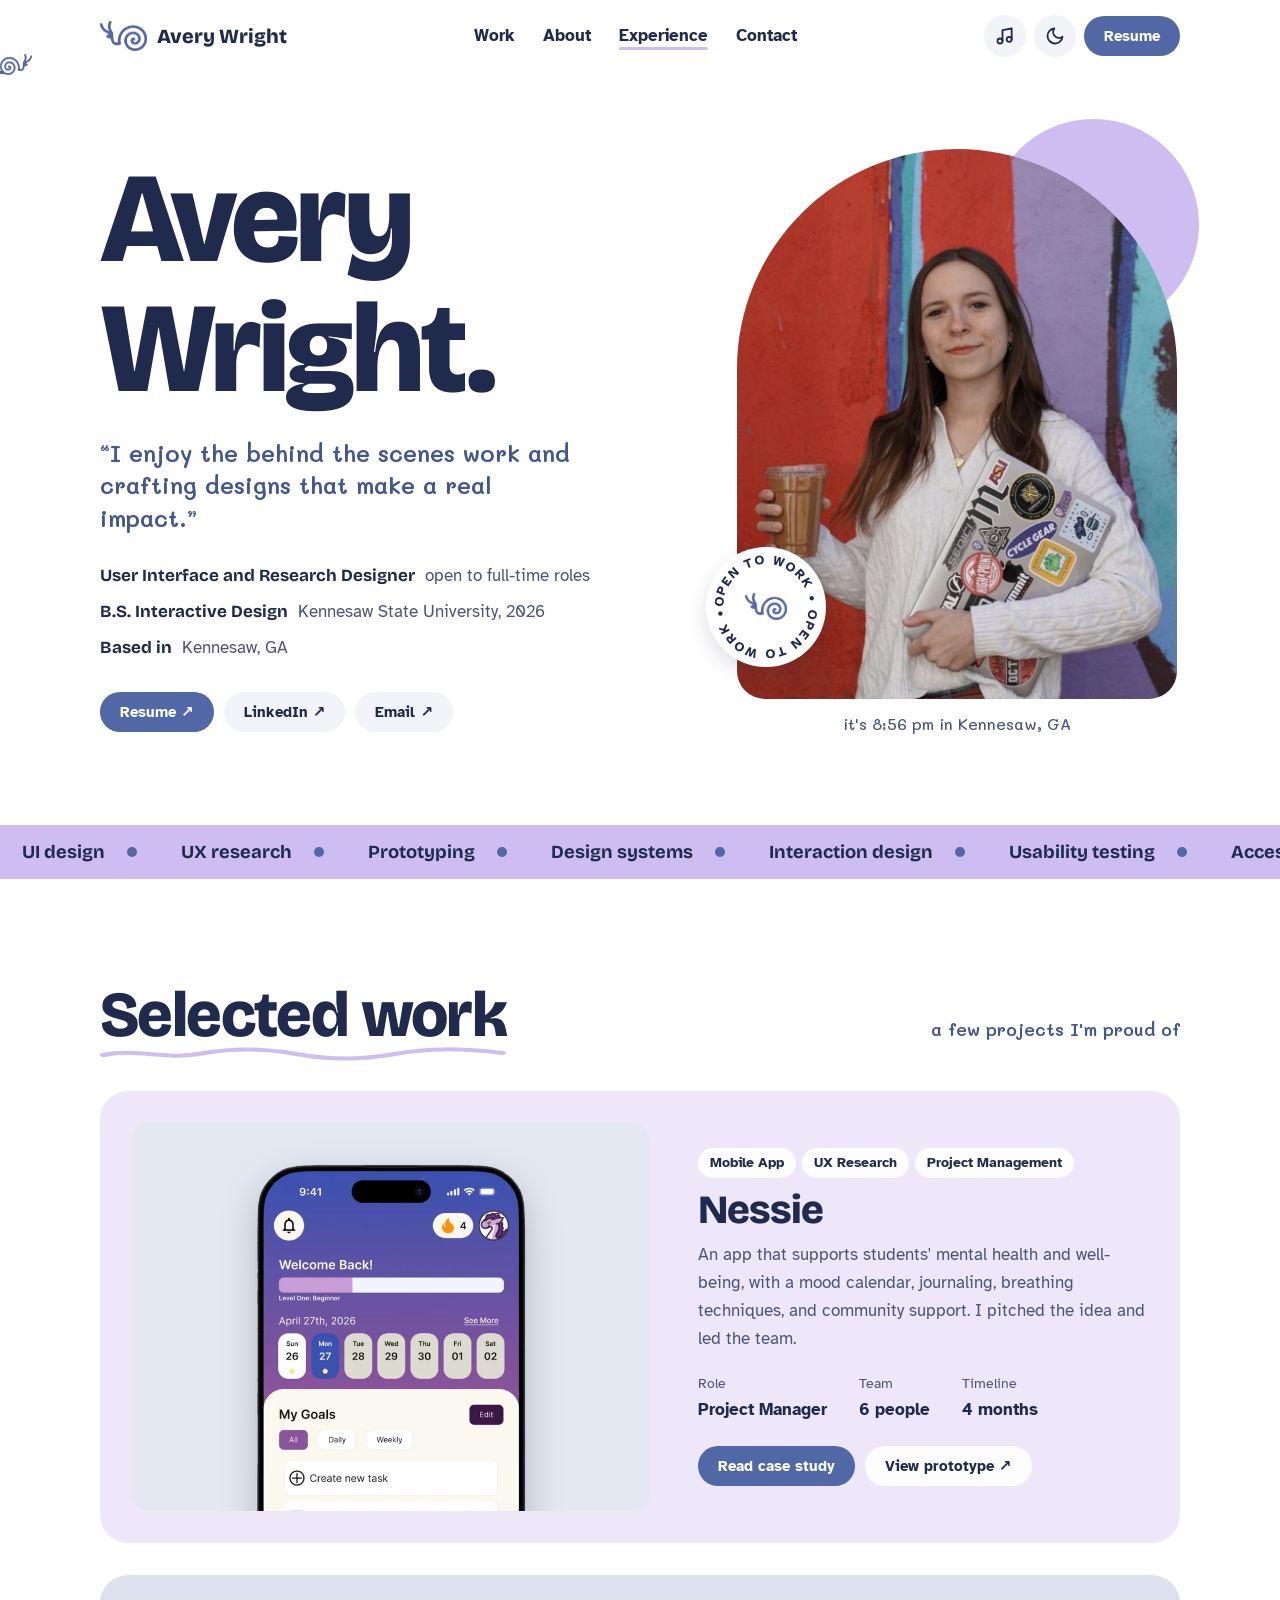
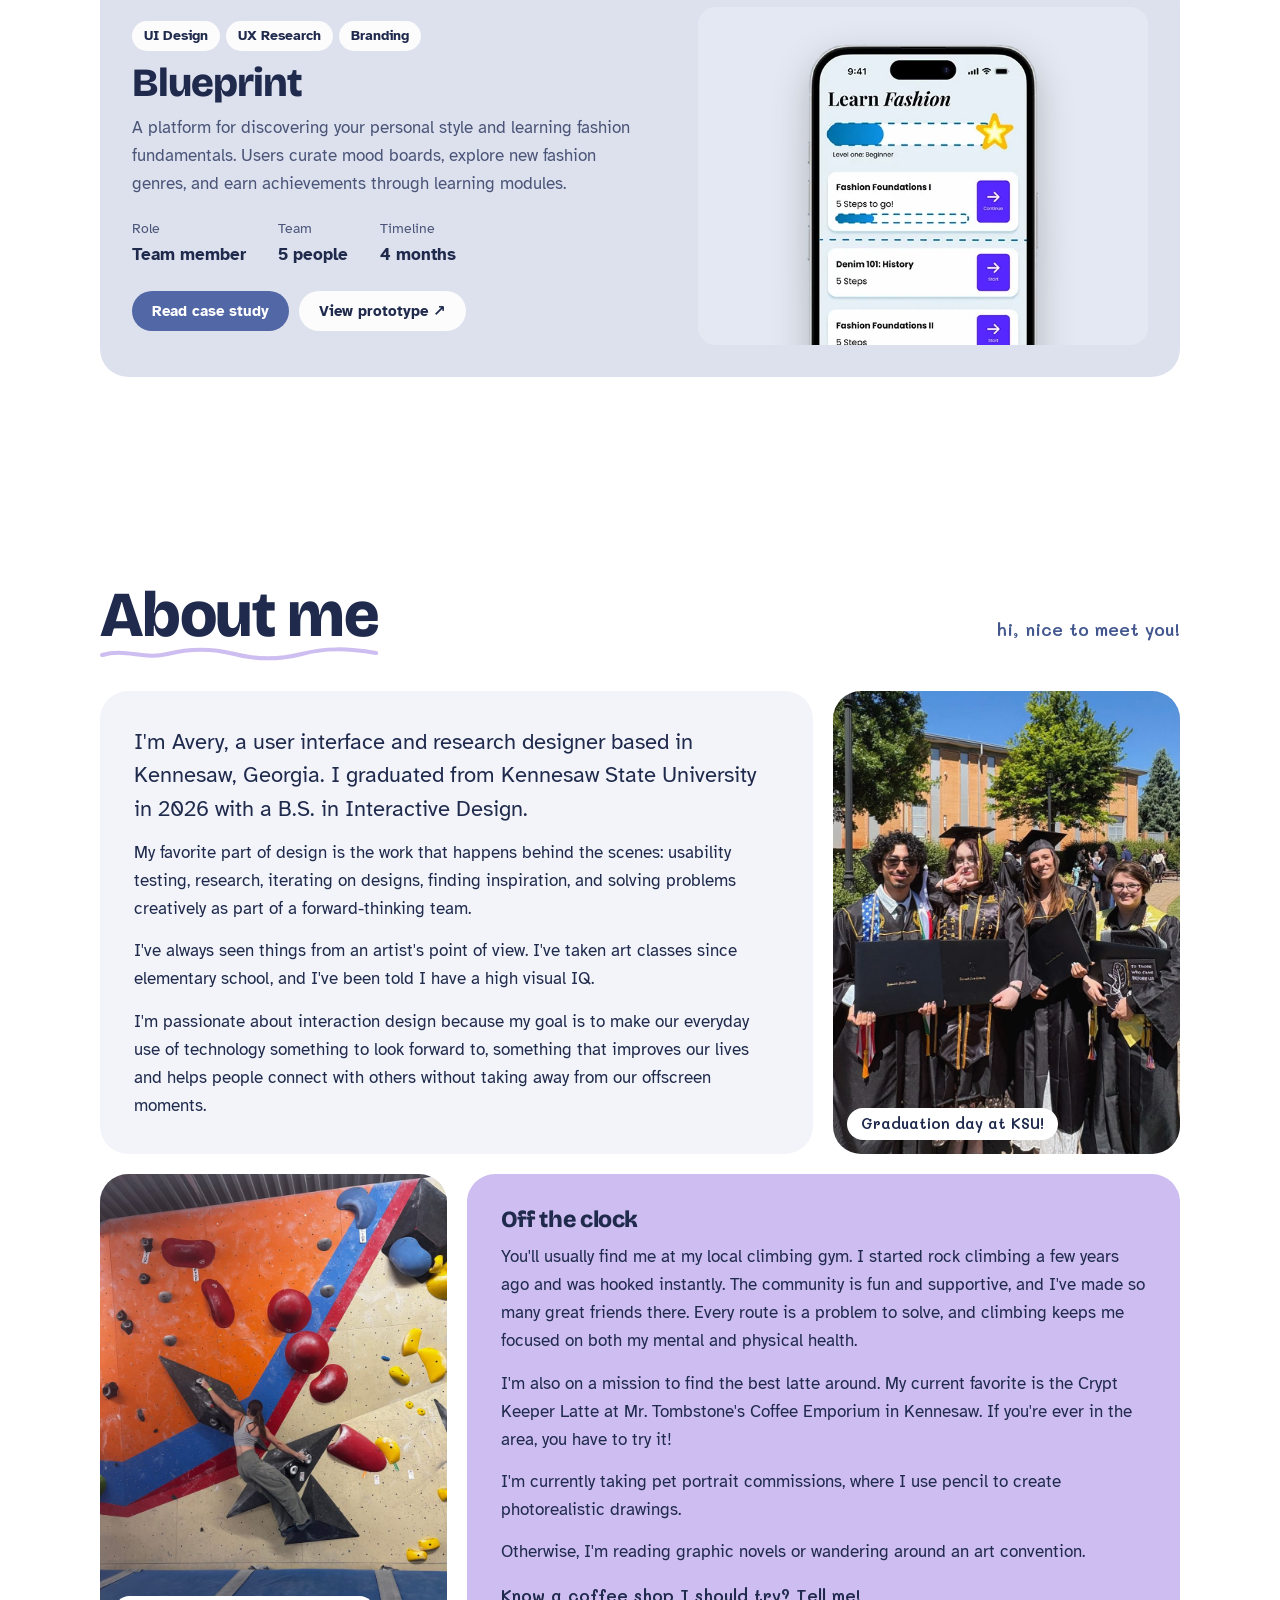
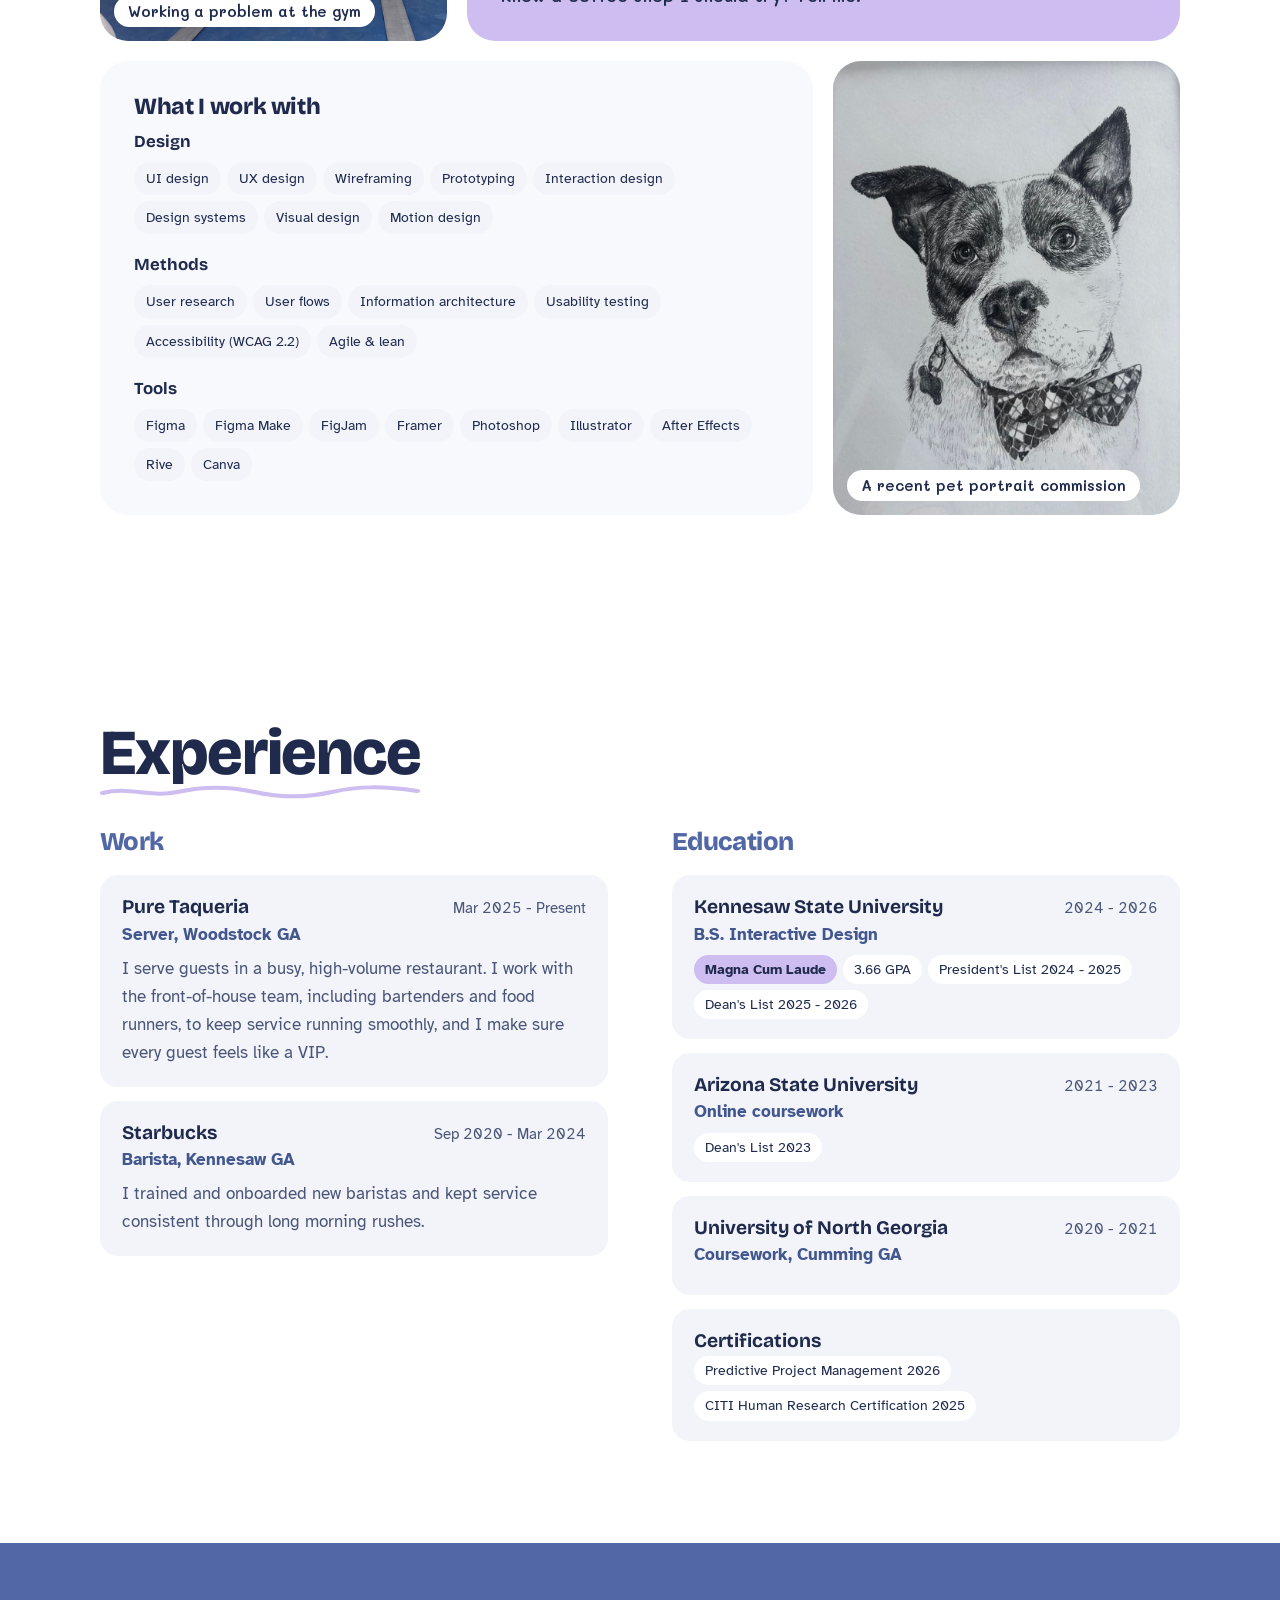
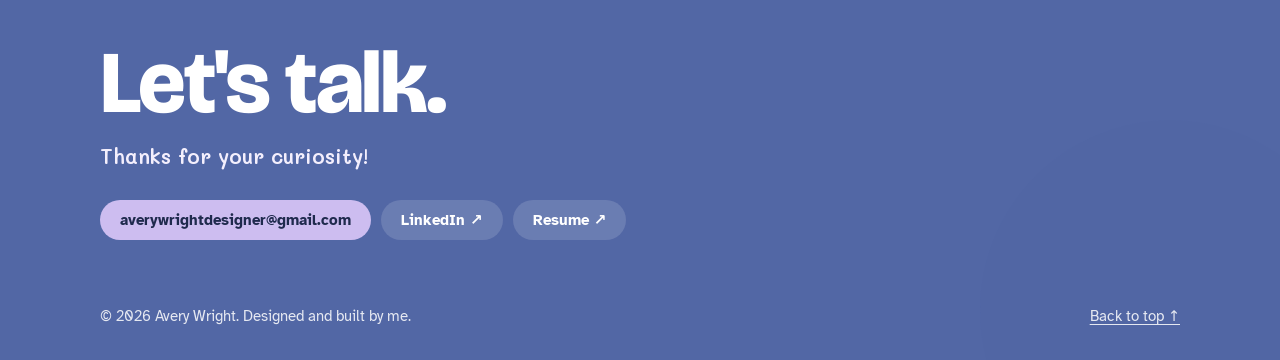
<file: index.html>
<!doctype html>
<html lang="en">
<head>
  <meta charset="utf-8">
  <meta name="viewport" content="width=device-width, initial-scale=1">
  <title>Avery Wright | User Interface and Research Designer</title>
  <meta name="description" content="Portfolio of Avery Wright, user interface and research designer in Kennesaw, GA. B.S. Interactive Design, Kennesaw State University.">
  <link rel="icon" href="favicon-32.png" type="image/png" sizes="32x32">
  <link rel="icon" href="favicon-192.png" type="image/png" sizes="192x192">
  <link rel="apple-touch-icon" href="apple-touch-icon.png">

  <!-- Set day/night before the page paints, so there's no flash -->
  <script>
    (function () {
      var saved = null;
      try { saved = localStorage.getItem("theme"); } catch (e) {}
      var dark = saved ? saved === "dark" : window.matchMedia("(prefers-color-scheme: dark)").matches;
      document.documentElement.setAttribute("data-theme", dark ? "dark" : "light");
      document.documentElement.classList.add("js");
    })();
  </script>

  <!-- Fonts: Bricolage Grotesque (headings), Atkinson Hyperlegible (body), Mali (rounded handwritten notes) -->
  <link rel="preconnect" href="https://fonts.googleapis.com">
  <link rel="preconnect" href="https://fonts.gstatic.com" crossorigin>
  <link href="https://fonts.googleapis.com/css2?family=Atkinson+Hyperlegible:ital,wght@0,400;0,700;1,400&family=Bricolage+Grotesque:opsz,wght@12..96,500;12..96,700;12..96,800&family=Mali:wght@500;600;700&display=swap" rel="stylesheet">

  <link rel="stylesheet" href="styles.css?v=1021b">
</head>
<body>
  <a class="skip" href="#work">Skip to work</a>

  <!-- ===================== HEADER ===================== -->
  <header class="nav">
    <div class="wrap">
      <a class="logo" href="#top">
        <img class="logo-snail" src="images/snail.png" width="64" height="41" alt="">Avery Wright</a>
      <nav aria-label="Main">
        <ul>
          <li><a href="#work">Work</a></li>
          <li><a href="#about">About</a></li>
          <li><a href="#experience">Experience</a></li>
          <li><a href="#contact">Contact</a></li>
        </ul>
      </nav>
      <div class="nav-right">
        <button class="icon-btn" id="musicBtn" aria-pressed="false" aria-label="Play music" title="Play music">
          <svg class="i-note" viewBox="0 0 24 24" fill="none" stroke="currentColor" stroke-width="2.2" stroke-linecap="round" stroke-linejoin="round" aria-hidden="true"><path d="M9 18V5l11-2v13"/><circle cx="6" cy="18" r="3"/><circle cx="17" cy="16" r="3"/></svg>
          <span class="eq" aria-hidden="true"><i></i><i></i><i></i></span>
        </button>
        <button class="icon-btn" id="themeBtn" aria-label="Switch to night mode" title="Switch to night mode">
          <svg class="i-moon" viewBox="0 0 24 24" fill="none" stroke="currentColor" stroke-width="2.2" stroke-linecap="round" stroke-linejoin="round" aria-hidden="true"><path d="M21 12.8A9 9 0 1 1 11.2 3a7 7 0 0 0 9.8 9.8z"/></svg>
          <svg class="i-sun" viewBox="0 0 24 24" fill="none" stroke="currentColor" stroke-width="2.2" stroke-linecap="round" aria-hidden="true"><circle cx="12" cy="12" r="4.5"/><path d="M12 2v2M12 20v2M4.9 4.9l1.4 1.4M17.7 17.7l1.4 1.4M2 12h2M20 12h2M4.9 19.1l1.4-1.4M17.7 6.3l1.4-1.4"/></svg>
        </button>
        <a class="btn primary" href="resume.pdf?v=1123b" target="_blank" rel="noopener">Resume</a>
      </div>
    </div>
  </header>

  <main id="top">
    <!-- ===================== HERO ===================== -->
    <section class="hero" aria-label="Introduction">
      <div class="wrap">
        <div>
          <h1 data-reveal>Avery<br><span class="last">Wright.</span></h1>
          <p class="hand quote" data-reveal style="--d:.12s">“I enjoy the behind the scenes work and crafting designs that make a real impact.”</p>
          <ul class="facts" data-reveal style="--d:.2s">
            <li><b>User Interface and Research Designer</b><span>open to full-time roles</span></li>
            <li><b>B.S. Interactive Design</b><span>Kennesaw State University, 2026</span></li>
            <li><b>Based in</b><span>Kennesaw, GA</span></li>
          </ul>
          <div class="quick-links" data-reveal style="--d:.28s">
            <a class="btn primary" href="resume.pdf?v=1123b" target="_blank" rel="noopener">Resume ↗</a>
            <a class="btn" href="https://www.linkedin.com/in/avery-wright-5a2067278" target="_blank" rel="noopener">LinkedIn ↗</a>
            <a class="btn" href="mailto:averywrightdesigner@gmail.com">Email ↗</a>
          </div>
        </div>

        <figure class="portrait" data-reveal style="--d:.15s">
          <span class="orb" aria-hidden="true"></span>
          <span class="badge" role="img" aria-label="Open to work">
            <svg viewBox="0 0 120 120" aria-hidden="true"><defs><path id="ring" d="M60 60 m-43 0 a43 43 0 1 1 86 0 a43 43 0 1 1 -86 0"/></defs><text><textPath href="#ring" textLength="268" lengthAdjust="spacing">OPEN TO WORK • OPEN TO WORK • </textPath></text></svg>
            <img src="images/snail.png" alt="">
          </span>
          <div class="arch">
            <img src="images/avery.jpg" width="900" height="1125" alt="Avery Wright smiling in front of a colorful mural, holding an iced coffee and a sticker-covered laptop">
          </div>
          <figcaption>it's <span id="clock">--:--</span> in Kennesaw, GA</figcaption>
        </figure>
      </div>
    </section>

    <!-- ===================== SKILLS TICKER ===================== -->
    <div class="ticker" aria-label="Skills: UI design, UX research, prototyping, design systems, interaction design, usability testing, accessibility (WCAG 2.2), motion design">
      <div class="ticker-track" aria-hidden="true">
        <span>UI design</span><span>UX research</span><span>Prototyping</span><span>Design systems</span><span>Interaction design</span><span>Usability testing</span><span>Accessibility (WCAG 2.2)</span><span>Motion design</span>
        <span>UI design</span><span>UX research</span><span>Prototyping</span><span>Design systems</span><span>Interaction design</span><span>Usability testing</span><span>Accessibility (WCAG 2.2)</span><span>Motion design</span>
      </div>
    </div>

    <!-- ===================== WORK ===================== -->
    <section id="work" aria-labelledby="work-title">
      <div class="wrap">
        <div class="sec-head" data-reveal>
          <h2 id="work-title">Selected work</h2>
          <span class="hand">a few projects I'm proud of</span>
        </div>

        <div class="projects">
          <!-- To add a project, copy an <article> block. Color options: t-1 (terracotta), t-2 (olive), t-3 (sunflower) -->
          <article class="project t-1" data-reveal>
            <a class="thumb device" href="nessie.html" aria-label="Nessie case study">
              <img src="images/nessie-phone.webp" width="474" height="1000" loading="lazy" alt="Nessie app home screen with goals and a weekly calendar">
            </a>
            <div>
              <div class="tags"><span class="tag">Mobile App</span><span class="tag">UX Research</span><span class="tag">Project Management</span></div>
              <h3>Nessie</h3>
              <p class="blurb">An app that supports students' mental health and well-being, with a mood calendar, journaling, breathing techniques, and community support. I pitched the idea and led the team.</p>
              <dl class="meta">
                <div><dt>Role</dt><dd>Project Manager</dd></div>
                <div><dt>Team</dt><dd>6 people</dd></div>
                <div><dt>Timeline</dt><dd>4 months</dd></div>
              </dl>
              <div class="actions"><a class="btn primary" href="nessie.html">Read case study</a><a class="btn" href="https://www.figma.com/proto/eqawU6hHpJHPZ652iqBj4l/Nessie-Design-File?node-id=629-868&amp;p=f&amp;t=WWakb9CqW24Vn0Jy-1&amp;scaling=scale-down&amp;content-scaling=fixed&amp;page-id=1%3A4&amp;starting-point-node-id=629%3A868&amp;show-proto-sidebar=1" target="_blank" rel="noopener">View prototype ↗</a></div>
            </div>
          </article>

          <article class="project t-2" data-reveal>
            <a class="thumb device" href="blueprint.html" aria-label="Blueprint case study">
              <img src="images/blueprint-phone.webp" width="344" height="694" loading="lazy" alt="Blueprint's Learn Fashion screen with lesson cards and a progress bar">
            </a>
            <div>
              <div class="tags"><span class="tag">UI Design</span><span class="tag">UX Research</span><span class="tag">Branding</span></div>
              <h3>Blueprint</h3>
              <p class="blurb">A platform for discovering your personal style and learning fashion fundamentals. Users curate mood boards, explore new fashion genres, and earn achievements through learning modules.</p>
              <dl class="meta">
                <div><dt>Role</dt><dd>Team member</dd></div>
                <div><dt>Team</dt><dd>5 people</dd></div>
                <div><dt>Timeline</dt><dd>4 months</dd></div>
              </dl>
              <div class="actions"><a class="btn primary" href="blueprint.html">Read case study</a><a class="btn" href="https://www.figma.com/proto/asIPcxpDT8ZgyqwNdbcS0R/GRADED---Team-Yussuf---Design-File?node-id=611-2611&amp;p=f&amp;t=6YmvYq54oFZnmH8m-1&amp;scaling=scale-down&amp;content-scaling=fixed&amp;page-id=0%3A1&amp;starting-point-node-id=1547%3A3141" target="_blank" rel="noopener">View prototype ↗</a></div>
            </div>
          </article>
        </div>
      </div>
    </section>

    <!-- ===================== ABOUT ===================== -->
    <section id="about" aria-labelledby="about-title">
      <div class="wrap">
        <div class="sec-head" data-reveal>
          <h2 id="about-title">About me</h2>
          <span class="hand">hi, nice to meet you!</span>
        </div>

        <div class="bento">
          <div class="tile bio" data-reveal>
            <p>I'm Avery, a user interface and research designer based in Kennesaw, Georgia. I graduated from Kennesaw State University in 2026 with a B.S. in Interactive Design.</p>
            <p>My favorite part of design is the work that happens behind the scenes: usability testing, research, iterating on designs, finding inspiration, and solving problems creatively as part of a forward-thinking team.</p>
            <p>I've always seen things from an artist's point of view. I've taken art classes since elementary school, and I've been told I have a high visual IQ.</p>
            <p>I'm passionate about interaction design because my goal is to make our everyday use of technology something to look forward to, something that improves our lives and helps people connect with others without taking away from our offscreen moments.</p>
          </div>

          <figure class="shot grad" data-reveal style="--d:.1s">
            <img src="images/graduation.jpg" width="900" height="1199" loading="lazy" alt="Avery and three classmates in caps and gowns holding their diplomas at Kennesaw State University">
            <figcaption>Graduation day at KSU!</figcaption>
          </figure>

          <figure class="shot climb" data-reveal>
            <img src="images/climbing.jpg" width="900" height="1200" loading="lazy" alt="Avery bouldering on a colorful wall at her climbing gym">
            <figcaption>Working a problem at the gym</figcaption>
          </figure>

          <div class="tile fun" data-reveal style="--d:.1s">
            <h3>Off the clock</h3>
            <p>You'll usually find me at my local climbing gym. I started rock climbing a few years ago and was hooked instantly. The community is fun and supportive, and I've made so many great friends there. Every route is a problem to solve, and climbing keeps me focused on both my mental and physical health.</p>
            <p>I'm also on a mission to find the best latte around. My current favorite is the Crypt Keeper Latte at Mr. Tombstone's Coffee Emporium in Kennesaw. If you're ever in the area, you have to try it!</p>
            <p>I'm currently taking pet portrait commissions, where I use pencil to create photorealistic drawings.</p>
            <p>Otherwise, I'm reading graphic novels or wandering around an art convention.</p>
            <p class="hand">Know a coffee shop I should try? Tell me!</p>
          </div>

          <div class="tile skills" data-reveal>
            <h3>What I work with</h3>
            <div class="skill-groups">
              <div>
                <h4>Design</h4>
                <ul class="pills"><li>UI design</li><li>UX design</li><li>Wireframing</li><li>Prototyping</li><li>Interaction design</li><li>Design systems</li><li>Visual design</li><li>Motion design</li></ul>
              </div>
              <div>
                <h4>Methods</h4>
                <ul class="pills"><li>User research</li><li>User flows</li><li>Information architecture</li><li>Usability testing</li><li>Accessibility (WCAG 2.2)</li><li>Agile &amp; lean</li></ul>
              </div>
              <div>
                <h4>Tools</h4>
                <ul class="pills"><li>Figma</li><li>Figma Make</li><li>FigJam</li><li>Framer</li><li>Photoshop</li><li>Illustrator</li><li>After Effects</li><li>Rive</li><li>Canva</li></ul>
              </div>
            </div>
          </div>

          <figure class="shot pet" data-reveal style="--d:.1s">
            <img src="images/pet-portrait.jpg" width="900" height="1200" loading="lazy" alt="Avery's photorealistic pencil portrait of a black and white dog wearing an argyle bow tie">
            <figcaption>A recent pet portrait commission</figcaption>
          </figure>

        </div>
      </div>
    </section>

    <!-- ===================== EXPERIENCE & EDUCATION ===================== -->
    <section id="experience" aria-labelledby="exp-title">
      <div class="wrap">
        <div class="sec-head" data-reveal><h2 id="exp-title">Experience</h2></div>
        <div class="timeline">
          <div data-reveal>
            <h3>Work</h3>
            <ul class="entries">
              <li class="entry">
                <div class="top"><span class="org">Pure Taqueria</span><span class="when">Mar 2025 - Present</span></div>
                <div class="role">Server, Woodstock GA</div>
                <p>I serve guests in a busy, high-volume restaurant. I work with the front-of-house team, including bartenders and food runners, to keep service running smoothly, and I make sure every guest feels like a VIP.</p>
              </li>
              <li class="entry">
                <div class="top"><span class="org">Starbucks</span><span class="when">Sep 2020 - Mar 2024</span></div>
                <div class="role">Barista, Kennesaw GA</div>
                <p>I trained and onboarded new baristas and kept service consistent through long morning rushes.</p>
              </li>
            </ul>
          </div>
          <div data-reveal style="--d:.12s">
            <h3>Education</h3>
            <ul class="entries">
              <li class="entry">
                <div class="top"><span class="org">Kennesaw State University</span><span class="when">2024 - 2026</span></div>
                <div class="role">B.S. Interactive Design</div>
                <ul class="honors">
                  <li class="star">Magna Cum Laude</li>
                  <li>3.66 GPA</li>
                  <li>President's List 2024 - 2025</li>
                  <li>Dean's List 2025 - 2026</li>
                </ul>
              </li>
              <li class="entry">
                <div class="top"><span class="org">Arizona State University</span><span class="when">2021 - 2023</span></div>
                <div class="role">Online coursework</div>
                <ul class="honors"><li>Dean's List 2023</li></ul>
              </li>
              <li class="entry">
                <div class="top"><span class="org">University of North Georgia</span><span class="when">2020 - 2021</span></div>
                <div class="role">Coursework, Cumming GA</div>
              </li>
              <li class="entry">
                <div class="top"><span class="org">Certifications</span></div>
                <ul class="honors">
                  <li>Predictive Project Management 2026</li>
                  <li>CITI Human Research Certification 2025</li>
                </ul>
              </li>
            </ul>
          </div>

        </div>
      </div>
    </section>
  </main>

  <!-- ===================== CONTACT / FOOTER ===================== -->
  <footer id="contact">
    <div class="foot-sun" aria-hidden="true"></div>
    <div class="wrap">
      <h2 data-reveal>Let's talk.</h2>
      <p class="hand" data-reveal style="--d:.1s">Thanks for your curiosity!</p>
      <div class="contact-links" data-reveal style="--d:.18s">
        <a class="btn primary" href="mailto:averywrightdesigner@gmail.com">averywrightdesigner@gmail.com</a>
        <a class="btn" href="https://www.linkedin.com/in/avery-wright-5a2067278" target="_blank" rel="noopener">LinkedIn ↗</a>
        <a class="btn" href="resume.pdf?v=1123b" target="_blank" rel="noopener">Resume ↗</a>
      </div>
      <div class="foot-bottom">
        <span>© <span id="year">2026</span> Avery Wright. Designed and built by me.</span>
        <a href="#top">Back to top ↑</a>
      </div>
    </div>
  </footer>

  <script src="main.js?v=1021b"></script>
</body>
</html>
</file>
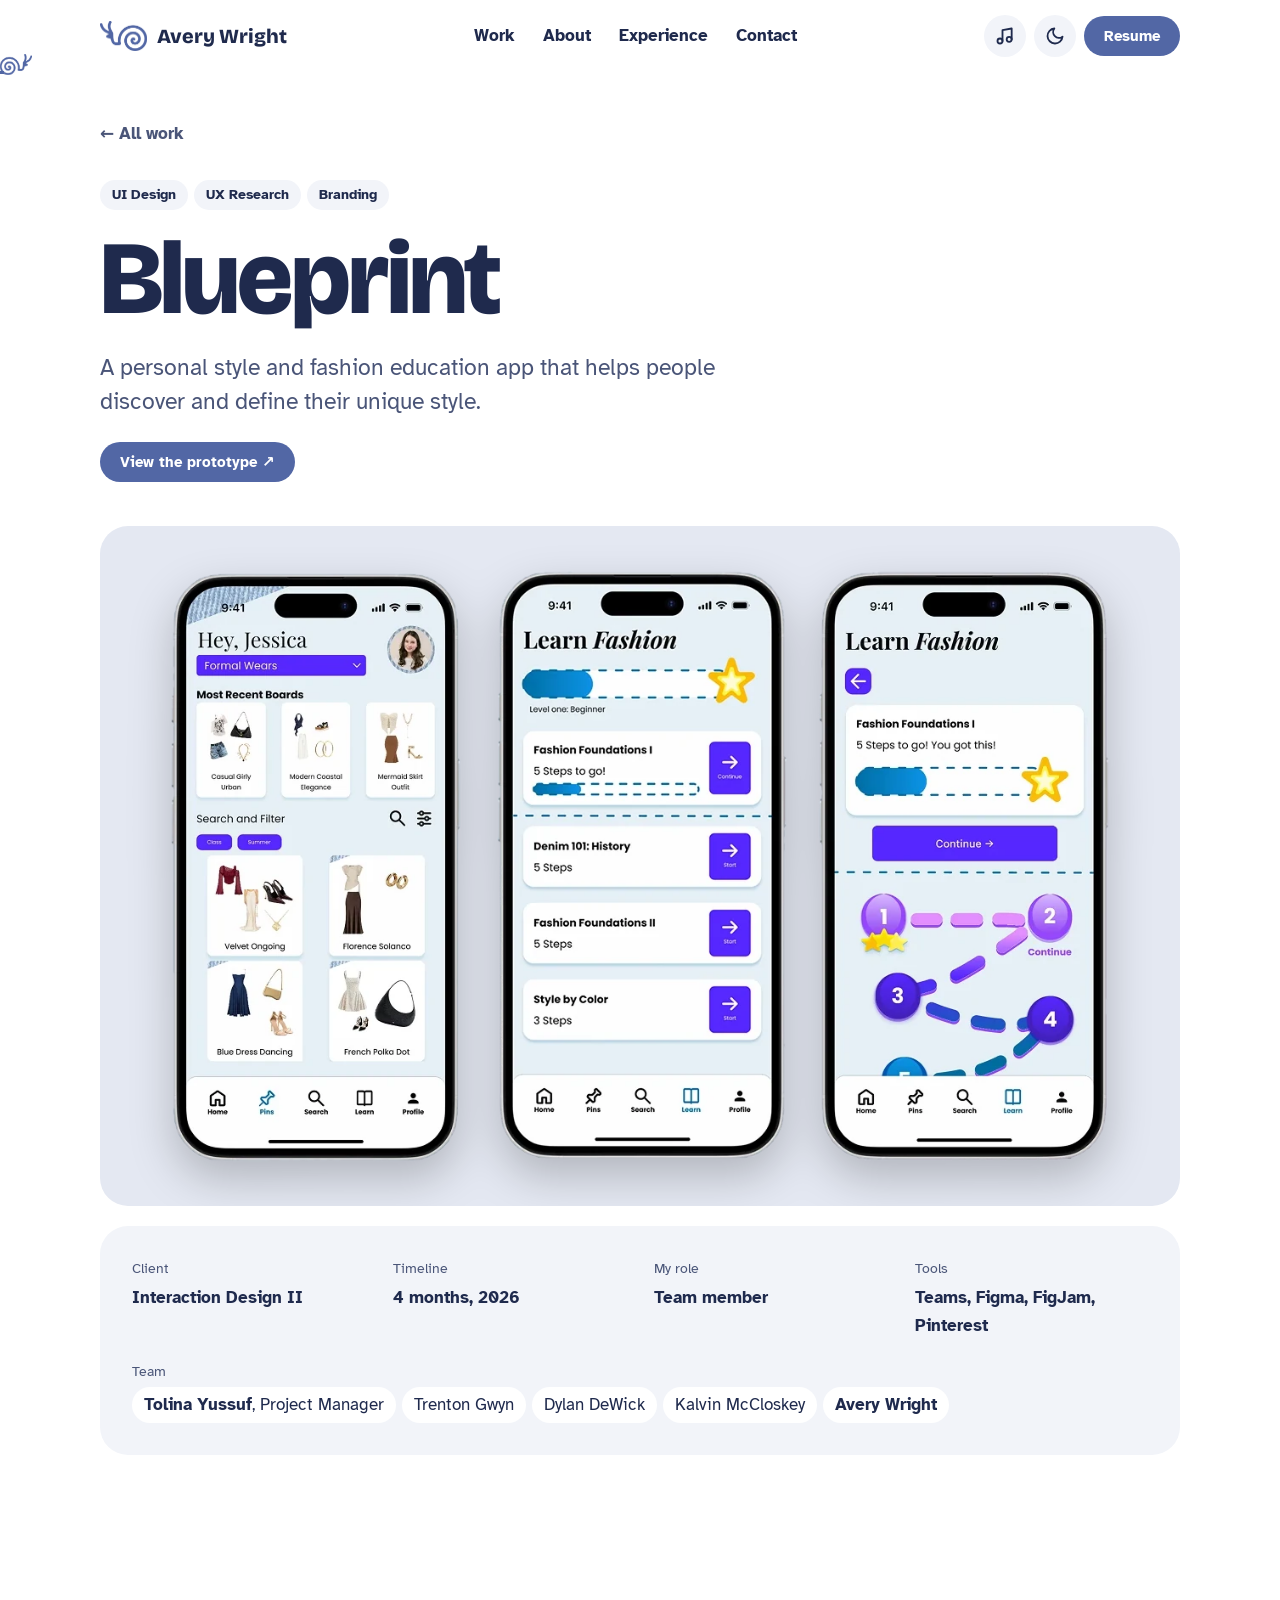
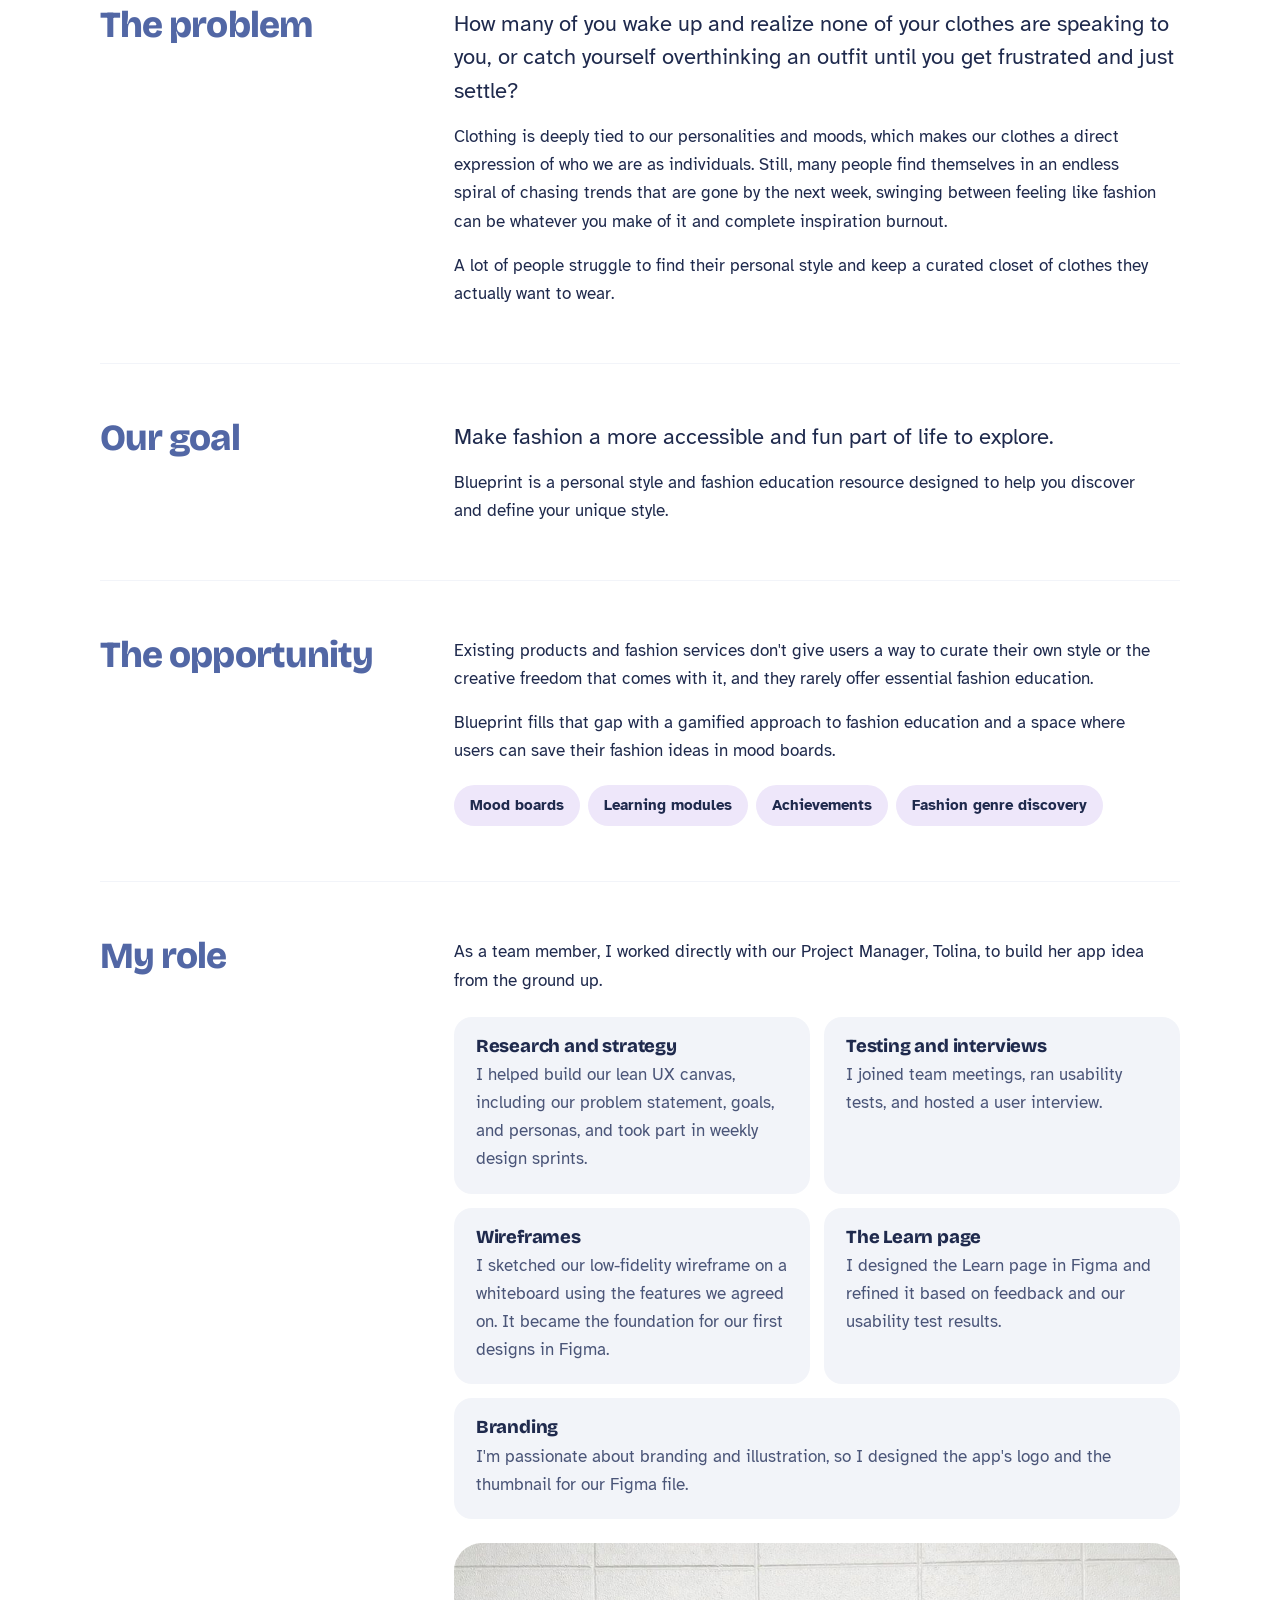
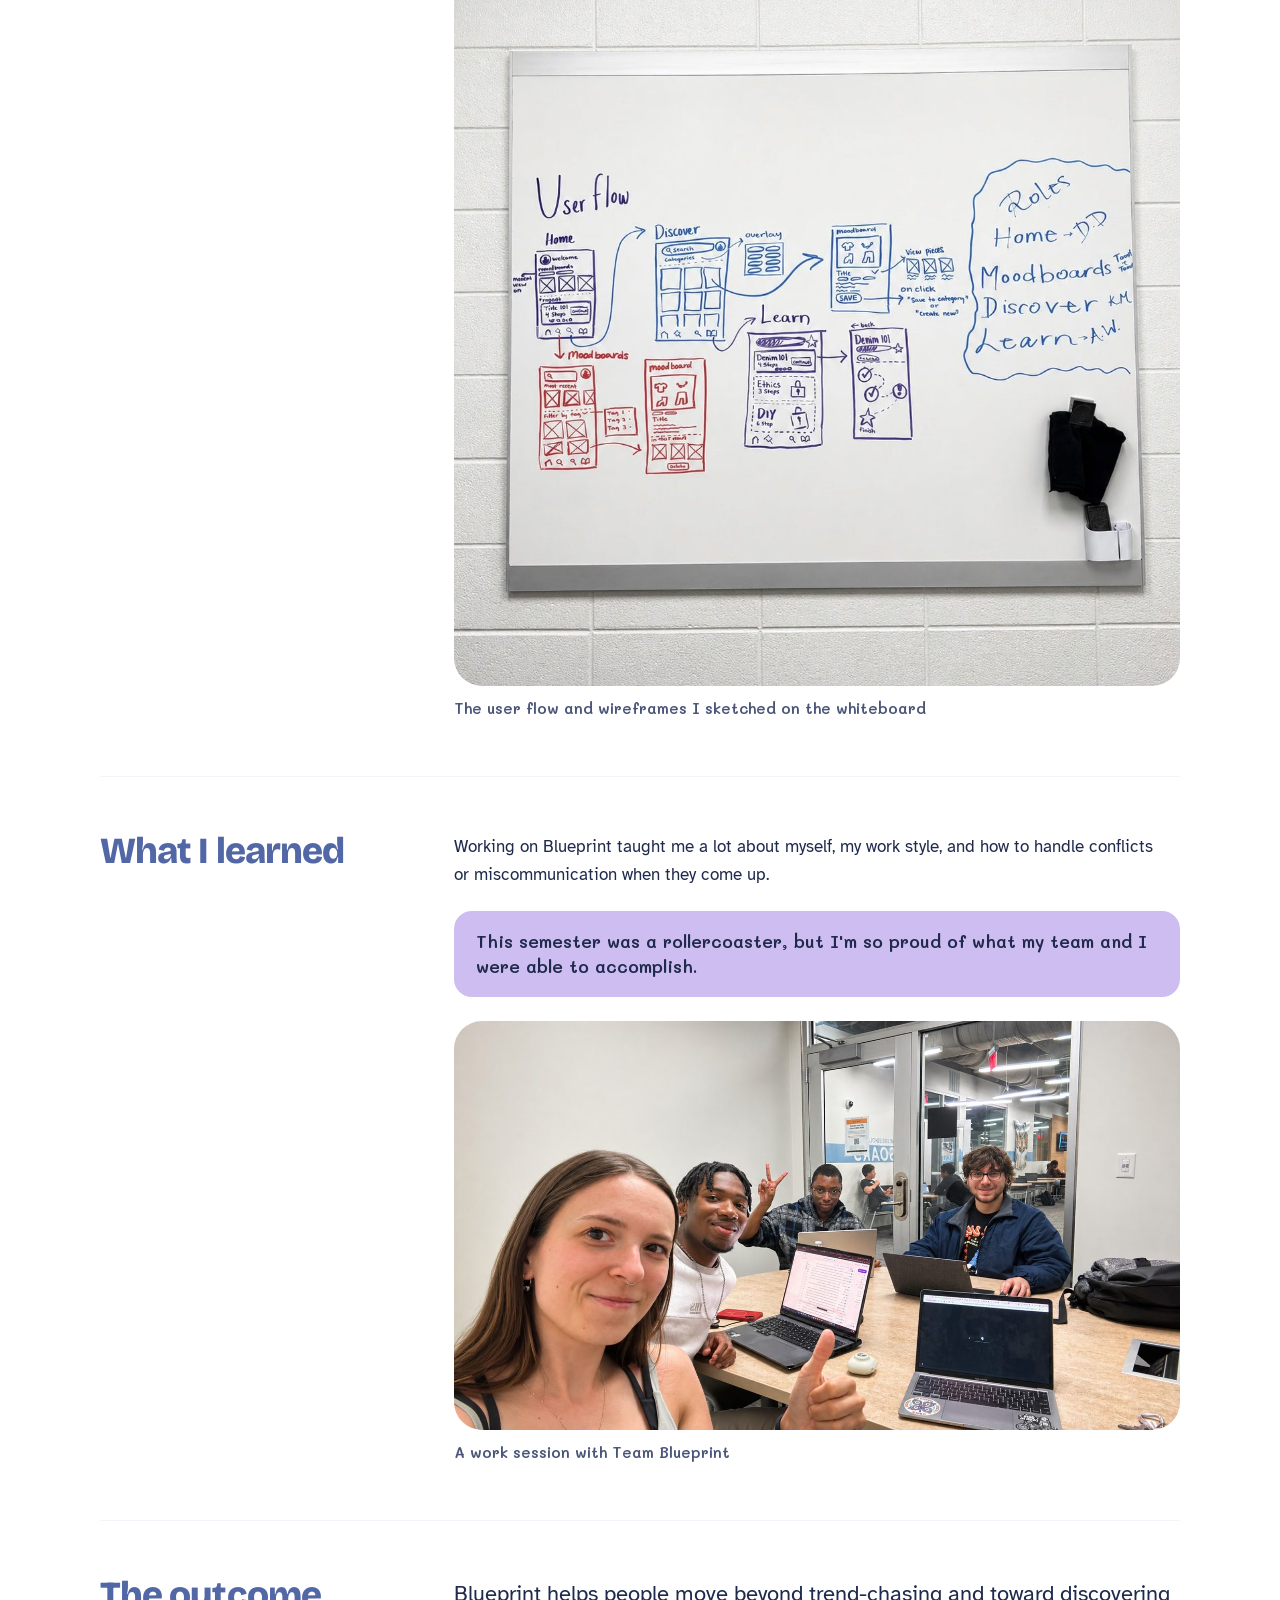
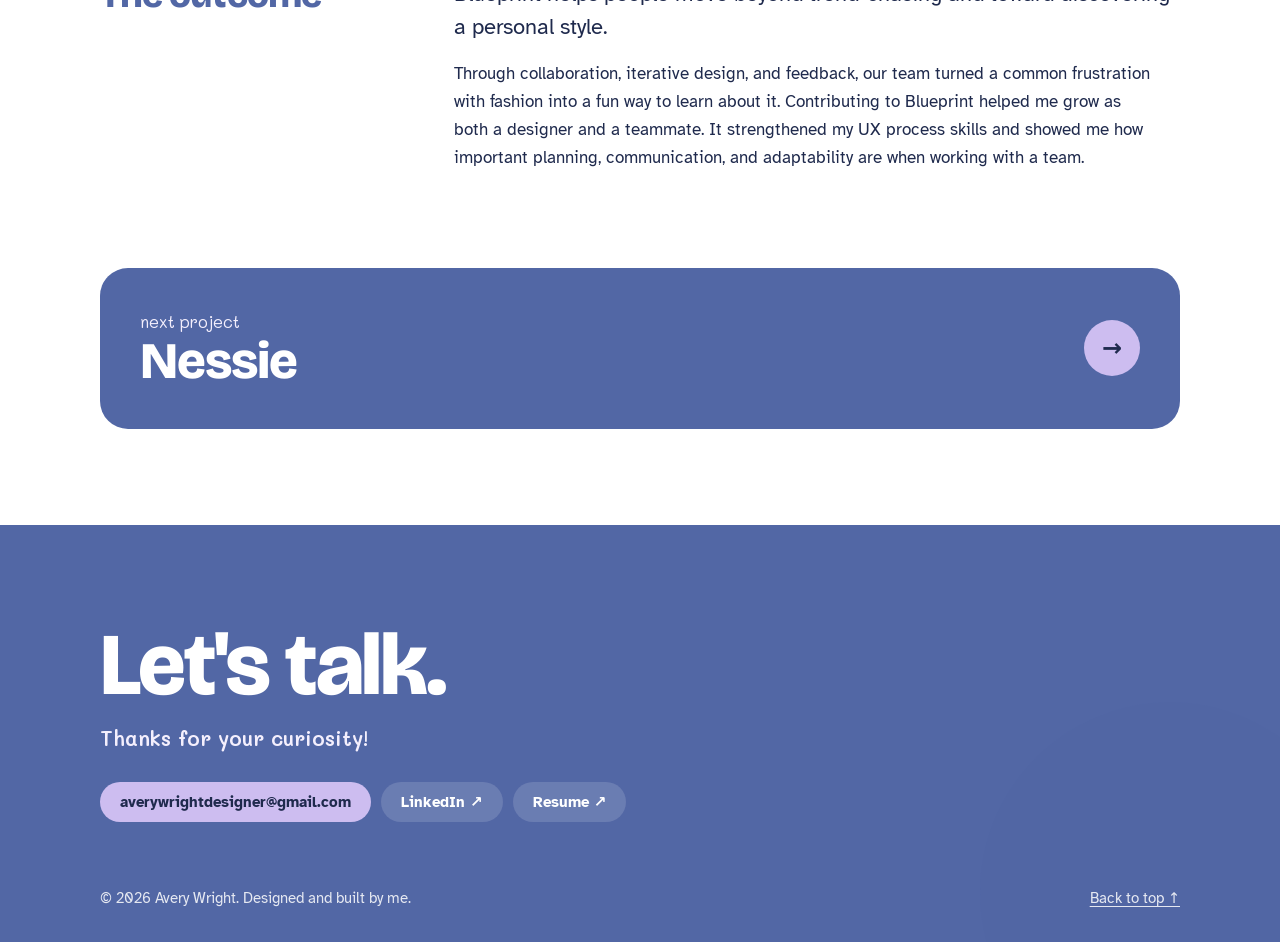
<file: blueprint.html>
<!doctype html>
<html lang="en">
<head>
  <meta charset="utf-8">
  <meta name="viewport" content="width=device-width, initial-scale=1">
  <title>Blueprint | Avery Wright</title>
  <meta name="description" content="Blueprint case study: a personal style and fashion education app. Avery Wright, team member, Interaction Design II.">
  <link rel="icon" href="favicon-32.png" type="image/png" sizes="32x32">
  <link rel="icon" href="favicon-192.png" type="image/png" sizes="192x192">
  <link rel="apple-touch-icon" href="apple-touch-icon.png">

  <!-- Set day/night before the page paints, so there's no flash -->
  <script>
    (function () {
      var saved = null;
      try { saved = localStorage.getItem("theme"); } catch (e) {}
      var dark = saved ? saved === "dark" : window.matchMedia("(prefers-color-scheme: dark)").matches;
      document.documentElement.setAttribute("data-theme", dark ? "dark" : "light");
      document.documentElement.classList.add("js");
    })();
  </script>

  <!-- Fonts: Bricolage Grotesque (headings), Atkinson Hyperlegible (body), Mali (rounded handwritten notes) -->
  <link rel="preconnect" href="https://fonts.googleapis.com">
  <link rel="preconnect" href="https://fonts.gstatic.com" crossorigin>
  <link href="https://fonts.googleapis.com/css2?family=Atkinson+Hyperlegible:ital,wght@0,400;0,700;1,400&family=Bricolage+Grotesque:opsz,wght@12..96,500;12..96,700;12..96,800&family=Mali:wght@500;600;700&display=swap" rel="stylesheet">

  <link rel="stylesheet" href="styles.css?v=1021b">
</head>
<body>
  <a class="skip" href="#main">Skip to content</a>

  <!-- ===================== HEADER ===================== -->
  <header class="nav">
    <div class="wrap">
      <a class="logo" href="index.html">
        <img class="logo-snail" src="images/snail.png" width="64" height="41" alt="">Avery Wright</a>
      <nav aria-label="Main">
        <ul>
          <li><a href="index.html#work">Work</a></li>
          <li><a href="index.html#about">About</a></li>
          <li><a href="index.html#experience">Experience</a></li>
          <li><a href="#contact">Contact</a></li>
        </ul>
      </nav>
      <div class="nav-right">
        <button class="icon-btn" id="musicBtn" aria-pressed="false" aria-label="Play music" title="Play music">
          <svg class="i-note" viewBox="0 0 24 24" fill="none" stroke="currentColor" stroke-width="2.2" stroke-linecap="round" stroke-linejoin="round" aria-hidden="true"><path d="M9 18V5l11-2v13"/><circle cx="6" cy="18" r="3"/><circle cx="17" cy="16" r="3"/></svg>
          <span class="eq" aria-hidden="true"><i></i><i></i><i></i></span>
        </button>
        <button class="icon-btn" id="themeBtn" aria-label="Switch to night mode" title="Switch to night mode">
          <svg class="i-moon" viewBox="0 0 24 24" fill="none" stroke="currentColor" stroke-width="2.2" stroke-linecap="round" stroke-linejoin="round" aria-hidden="true"><path d="M21 12.8A9 9 0 1 1 11.2 3a7 7 0 0 0 9.8 9.8z"/></svg>
          <svg class="i-sun" viewBox="0 0 24 24" fill="none" stroke="currentColor" stroke-width="2.2" stroke-linecap="round" aria-hidden="true"><circle cx="12" cy="12" r="4.5"/><path d="M12 2v2M12 20v2M4.9 4.9l1.4 1.4M17.7 17.7l1.4 1.4M2 12h2M20 12h2M4.9 19.1l1.4-1.4M17.7 6.3l1.4-1.4"/></svg>
        </button>
        <a class="btn primary" href="resume.pdf?v=1123b" target="_blank" rel="noopener">Resume</a>
      </div>
    </div>
  </header>

  <main id="main">
    <section class="cs-hero" aria-labelledby="cs-title">
      <div class="wrap">
        <a class="back" href="index.html#work">← All work</a>
        <div class="tags" data-reveal><span class="tag">UI Design</span><span class="tag">UX Research</span><span class="tag">Branding</span></div>
        <h1 id="cs-title" data-reveal>Blueprint</h1>
        <p class="cs-lede" data-reveal style="--d:.08s">A personal style and fashion education app that helps people discover and define their unique style.</p>
        <div class="cs-actions" data-reveal style="--d:.1s"><a class="btn primary" href="https://www.figma.com/proto/asIPcxpDT8ZgyqwNdbcS0R/GRADED---Team-Yussuf---Design-File?node-id=611-2611&amp;p=f&amp;t=6YmvYq54oFZnmH8m-1&amp;scaling=scale-down&amp;content-scaling=fixed&amp;page-id=0%3A1&amp;starting-point-node-id=1547%3A3141" target="_blank" rel="noopener">View the prototype ↗</a></div>
        <div class="cs-cover device" data-reveal style="--d:.12s">
          <img src="images/blueprint-screens.webp" width="1107" height="697" alt="Three Blueprint app screens: the home screen with recent mood boards, the Learn Fashion lesson list, and a lesson path with numbered steps">
        </div>
        <dl class="cs-facts" data-reveal style="--d:.1s">
          <div><dt>Client</dt><dd>Interaction Design II</dd></div>
          <div><dt>Timeline</dt><dd>4 months, 2026</dd></div>
          <div><dt>My role</dt><dd>Team member</dd></div>
          <div><dt>Tools</dt><dd>Teams, Figma, FigJam, Pinterest</dd></div>
          <div class="team"><dt>Team</dt><dd><ul><li><b>Tolina Yussuf</b>, Project Manager</li><li>Trenton Gwyn</li><li>Dylan DeWick</li><li>Kalvin McCloskey</li><li><b>Avery Wright</b></li></ul></dd></div>
        </dl>
      </div>
    </section>

    <div class="cs-body">
      <div class="wrap">
        <section class="cs-sec" data-reveal>
          <h2>The problem</h2>
          <div>
            <p class="big">How many of you wake up and realize none of your clothes are speaking to you, or catch yourself overthinking an outfit until you get frustrated and just settle?</p>
            <p>Clothing is deeply tied to our personalities and moods, which makes our clothes a direct expression of who we are as individuals. Still, many people find themselves in an endless spiral of chasing trends that are gone by the next week, swinging between feeling like fashion can be whatever you make of it and complete inspiration burnout.</p>
            <p>A lot of people struggle to find their personal style and keep a curated closet of clothes they actually want to wear.</p>
          </div>
        </section>

        <section class="cs-sec" data-reveal>
          <h2>Our goal</h2>
          <div>
            <p class="big">Make fashion a more accessible and fun part of life to explore.</p>
            <p>Blueprint is a personal style and fashion education resource designed to help you discover and define your unique style.</p>
          </div>
        </section>

        <section class="cs-sec" data-reveal>
          <h2>The opportunity</h2>
          <div>
            <p>Existing products and fashion services don't give users a way to curate their own style or the creative freedom that comes with it, and they rarely offer essential fashion education.</p>
            <p>Blueprint fills that gap with a gamified approach to fashion education and a space where users can save their fashion ideas in mood boards.</p>
            <ul class="chips"><li>Mood boards</li><li>Learning modules</li><li>Achievements</li><li>Fashion genre discovery</li></ul>
          </div>
        </section>

        <section class="cs-sec" data-reveal>
          <h2>My role</h2>
          <div>
            <p>As a team member, I worked directly with our Project Manager, Tolina, to build her app idea from the ground up.</p>
            <div class="contrib">
              <div><h3>Research and strategy</h3><p>I helped build our lean UX canvas, including our problem statement, goals, and personas, and took part in weekly design sprints.</p></div>
              <div><h3>Testing and interviews</h3><p>I joined team meetings, ran usability tests, and hosted a user interview.</p></div>
              <div><h3>Wireframes</h3><p>I sketched our low-fidelity wireframe on a whiteboard using the features we agreed on. It became the foundation for our first designs in Figma.</p></div>
              <div><h3>The Learn page</h3><p>I designed the Learn page in Figma and refined it based on feedback and our usability test results.</p></div>
              <div class="wide"><h3>Branding</h3><p>I'm passionate about branding and illustration, so I designed the app's logo and the thumbnail for our Figma file.</p></div>
            </div>
            <figure class="cs-fig">
              <div class="frame"><img src="images/blueprint-whiteboard.jpg" width="1084" height="1109" loading="lazy" alt="Whiteboard sketch of Blueprint's user flow with low-fidelity wireframes for the Home, Discover, Moodboards, and Learn screens, and a list of team roles"></div>
              <figcaption>The user flow and wireframes I sketched on the whiteboard</figcaption>
            </figure>
          </div>
        </section>

        <section class="cs-sec" data-reveal>
          <h2>What I learned</h2>
          <div>
            <p>Working on Blueprint taught me a lot about myself, my work style, and how to handle conflicts or miscommunication when they come up.</p>
            <div class="lesson"><p class="hand">This semester was a rollercoaster, but I'm so proud of what my team and I were able to accomplish.</p></div>
            <figure class="cs-fig">
              <div class="frame"><img src="images/blueprint-team.jpg" width="1400" height="788" loading="lazy" alt="Avery taking a selfie with teammates around a table of laptops during a work session"></div>
              <figcaption>A work session with Team Blueprint</figcaption>
            </figure>
          </div>
        </section>

        <section class="cs-sec" data-reveal>
          <h2>The outcome</h2>
          <div>
            <p class="big">Blueprint helps people move beyond trend-chasing and toward discovering a personal style.</p>
            <p>Through collaboration, iterative design, and feedback, our team turned a common frustration with fashion into a fun way to learn about it. Contributing to Blueprint helped me grow as both a designer and a teammate. It strengthened my UX process skills and showed me how important planning, communication, and adaptability are when working with a team.</p>
          </div>
        </section>

        <a class="next-proj" href="nessie.html" data-reveal>
          <span><small>next project</small><strong>Nessie</strong></span>
          <span class="arrow" aria-hidden="true">→</span>
        </a>
      </div>
    </div>
  </main>

  <!-- ===================== CONTACT / FOOTER ===================== -->
  <footer id="contact">
    <div class="foot-sun" aria-hidden="true"></div>
    <div class="wrap">
      <h2 data-reveal>Let's talk.</h2>
      <p class="hand" data-reveal style="--d:.1s">Thanks for your curiosity!</p>
      <div class="contact-links" data-reveal style="--d:.18s">
        <a class="btn primary" href="mailto:averywrightdesigner@gmail.com">averywrightdesigner@gmail.com</a>
        <a class="btn" href="https://www.linkedin.com/in/avery-wright-5a2067278" target="_blank" rel="noopener">LinkedIn ↗</a>
        <a class="btn" href="resume.pdf?v=1123b" target="_blank" rel="noopener">Resume ↗</a>
      </div>
      <div class="foot-bottom">
        <span>© <span id="year">2026</span> Avery Wright. Designed and built by me.</span>
        <a href="#main">Back to top ↑</a>
      </div>
    </div>
  </footer>

  <script src="main.js?v=1021b"></script>
</body>
</html>
</file>
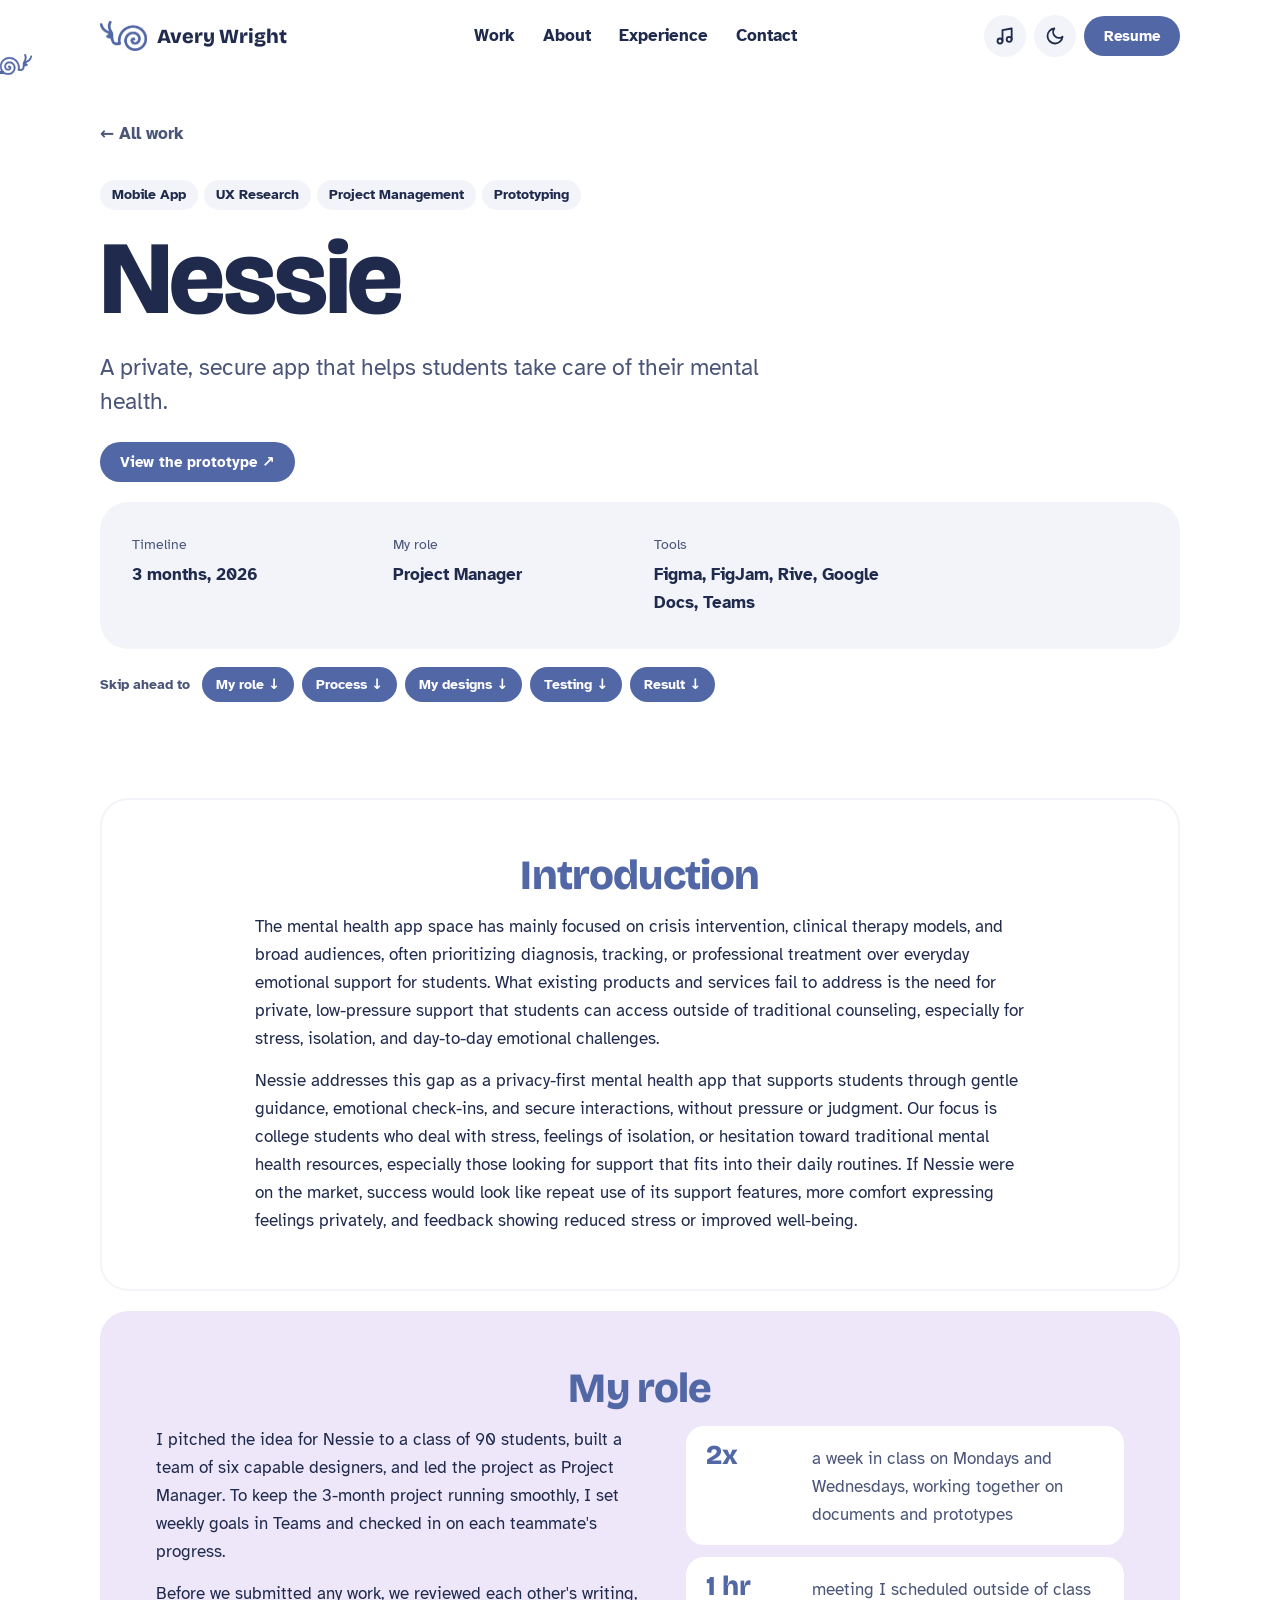
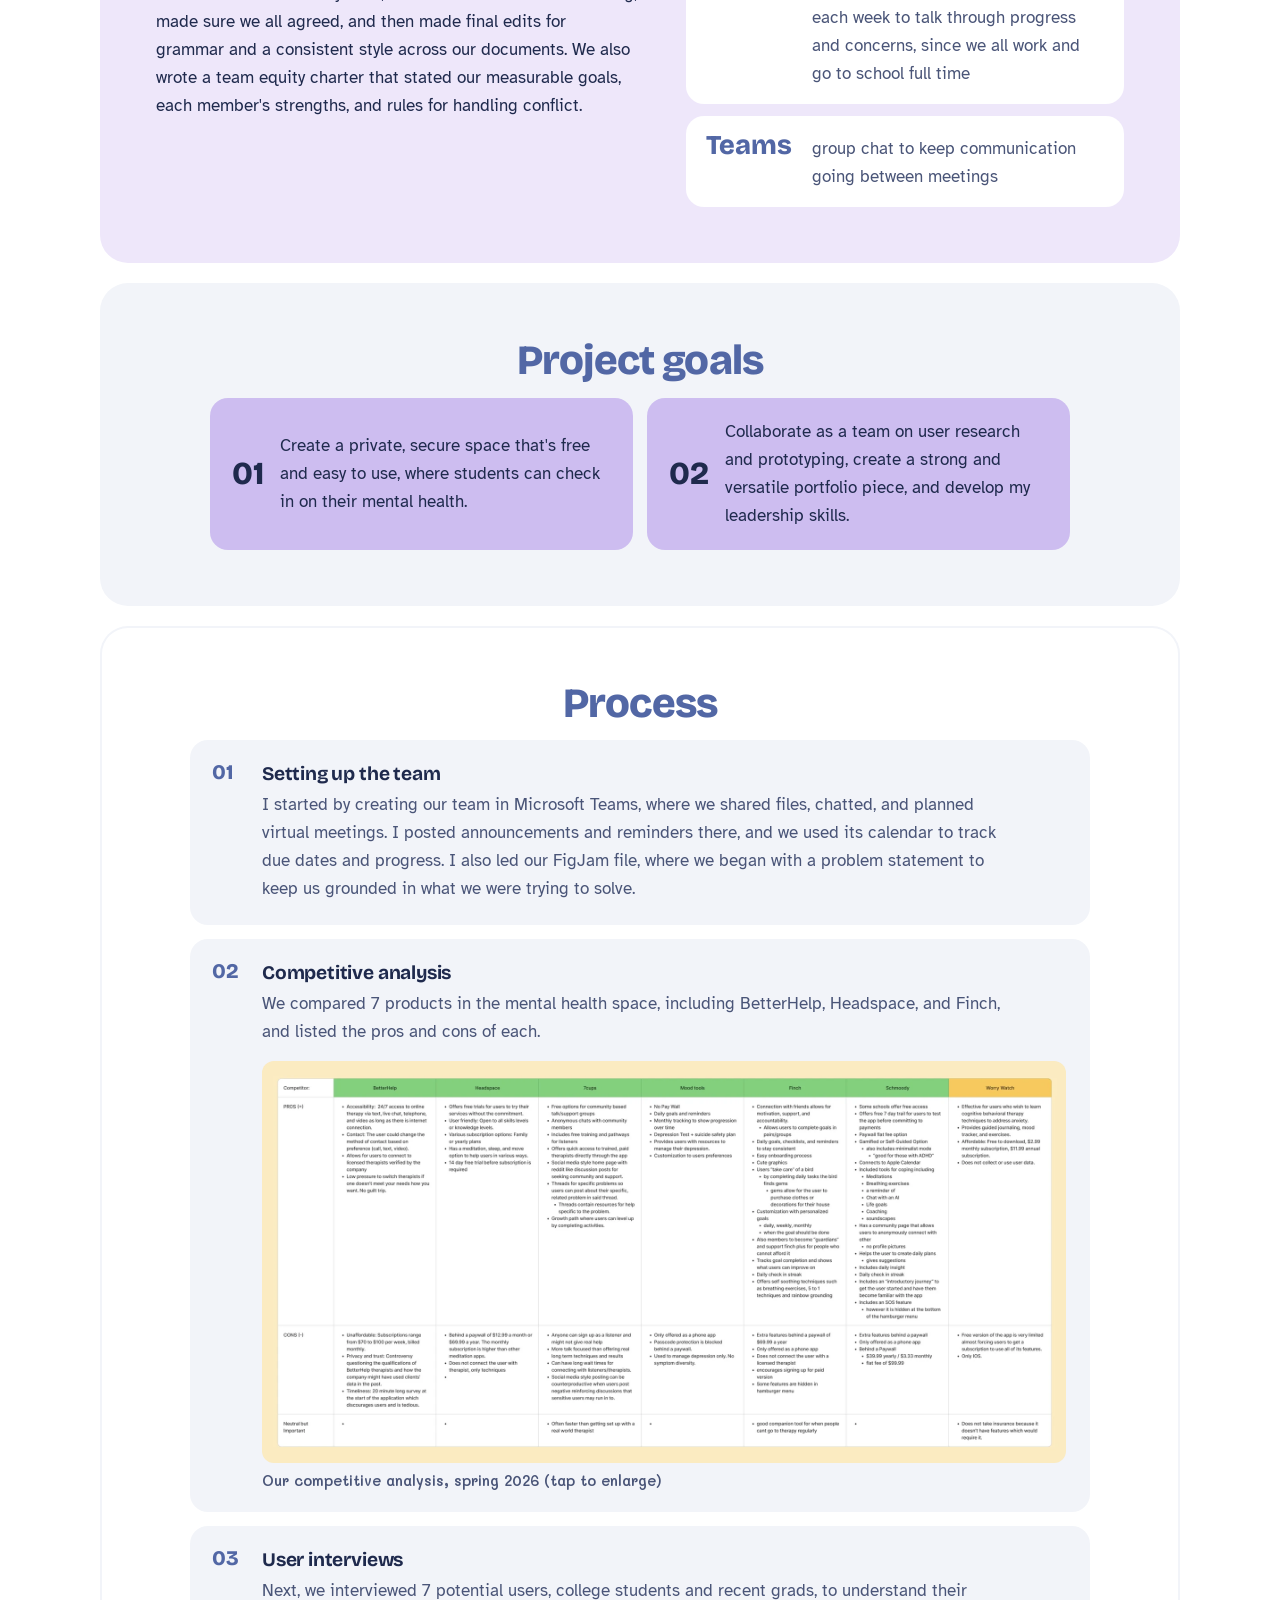
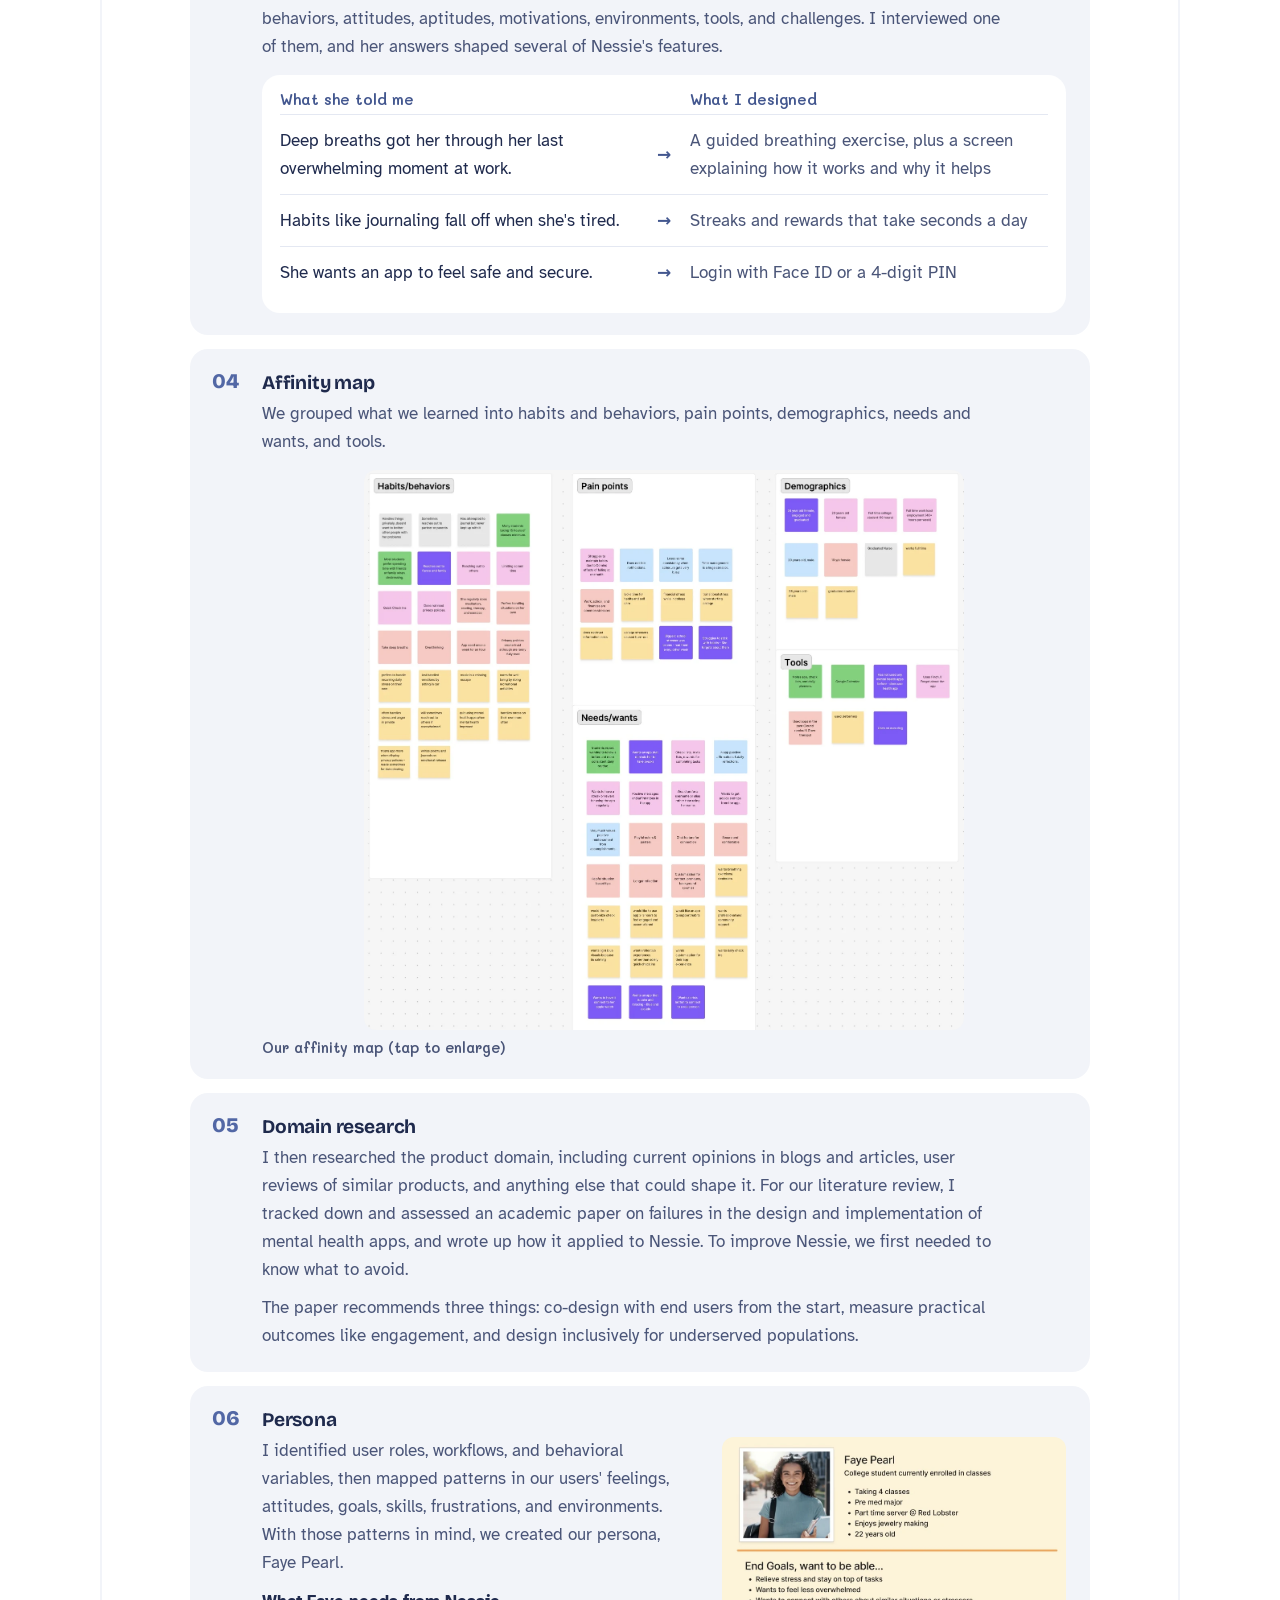
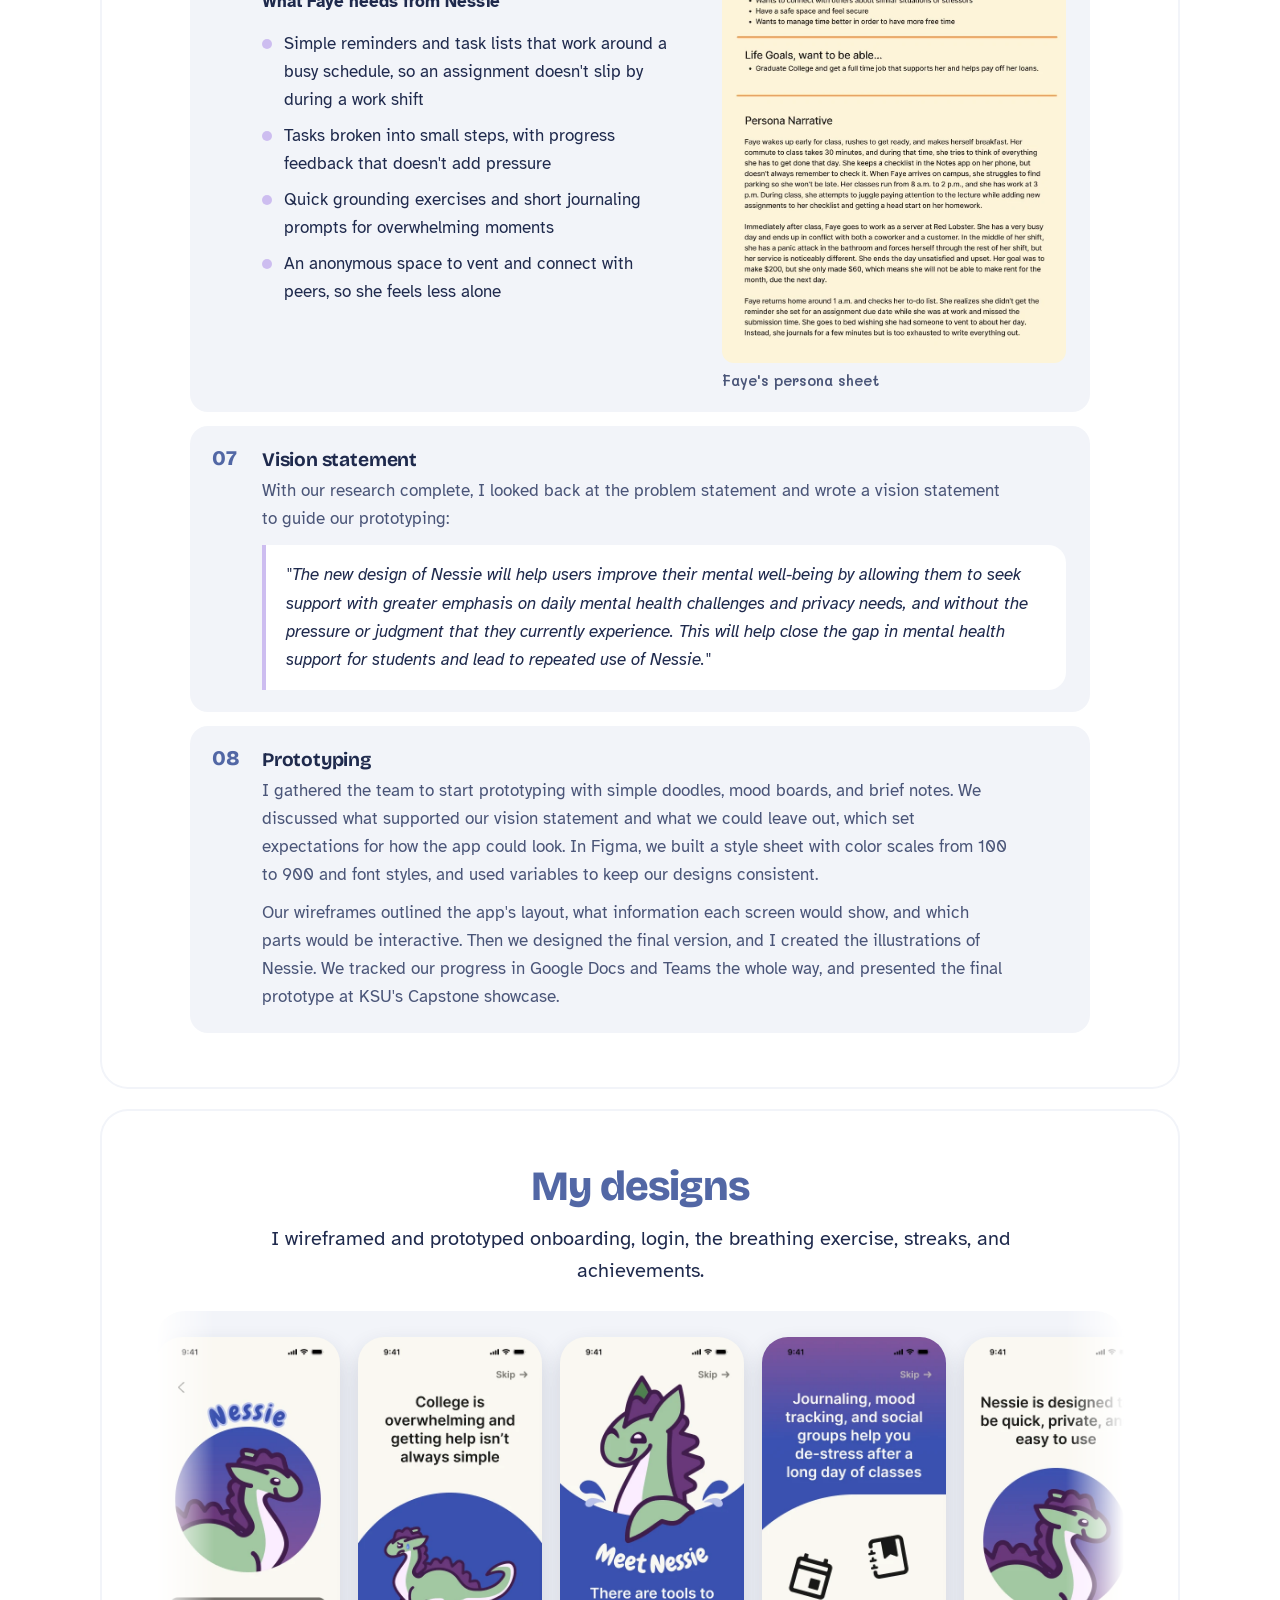
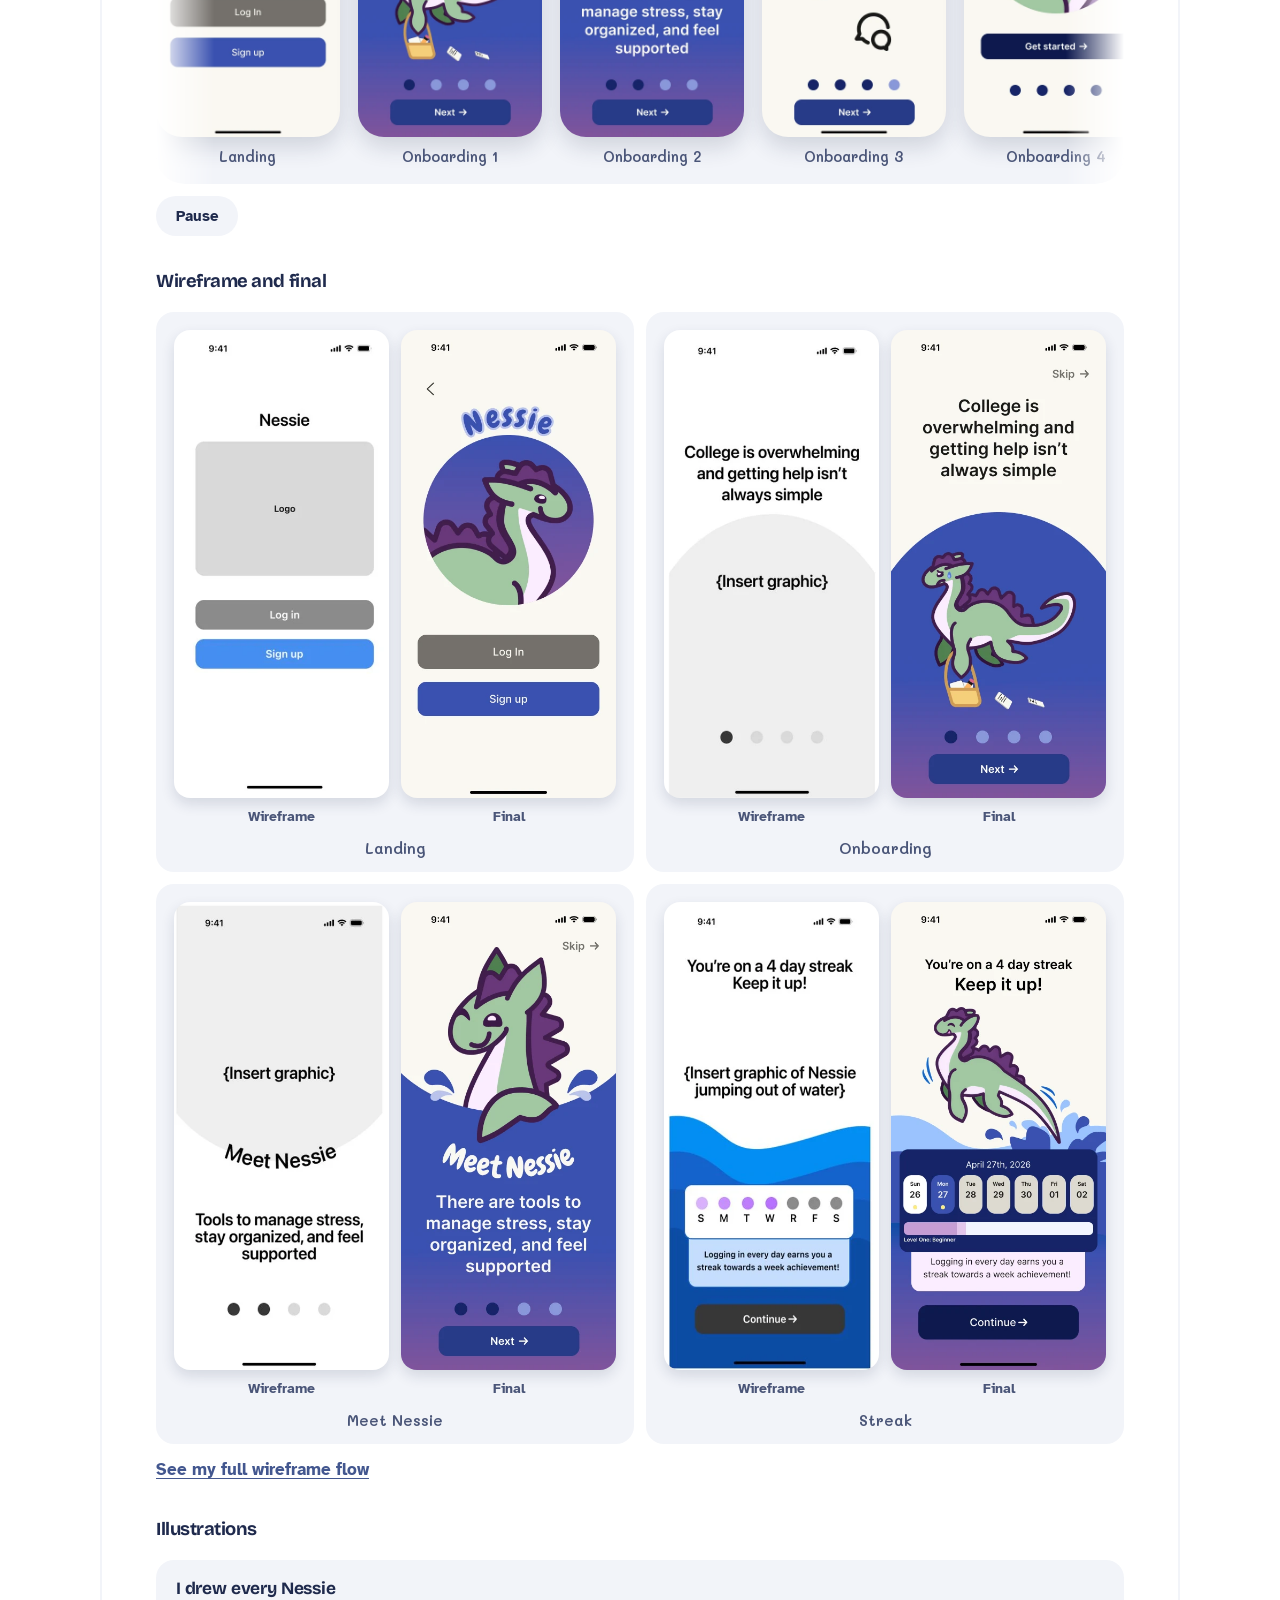
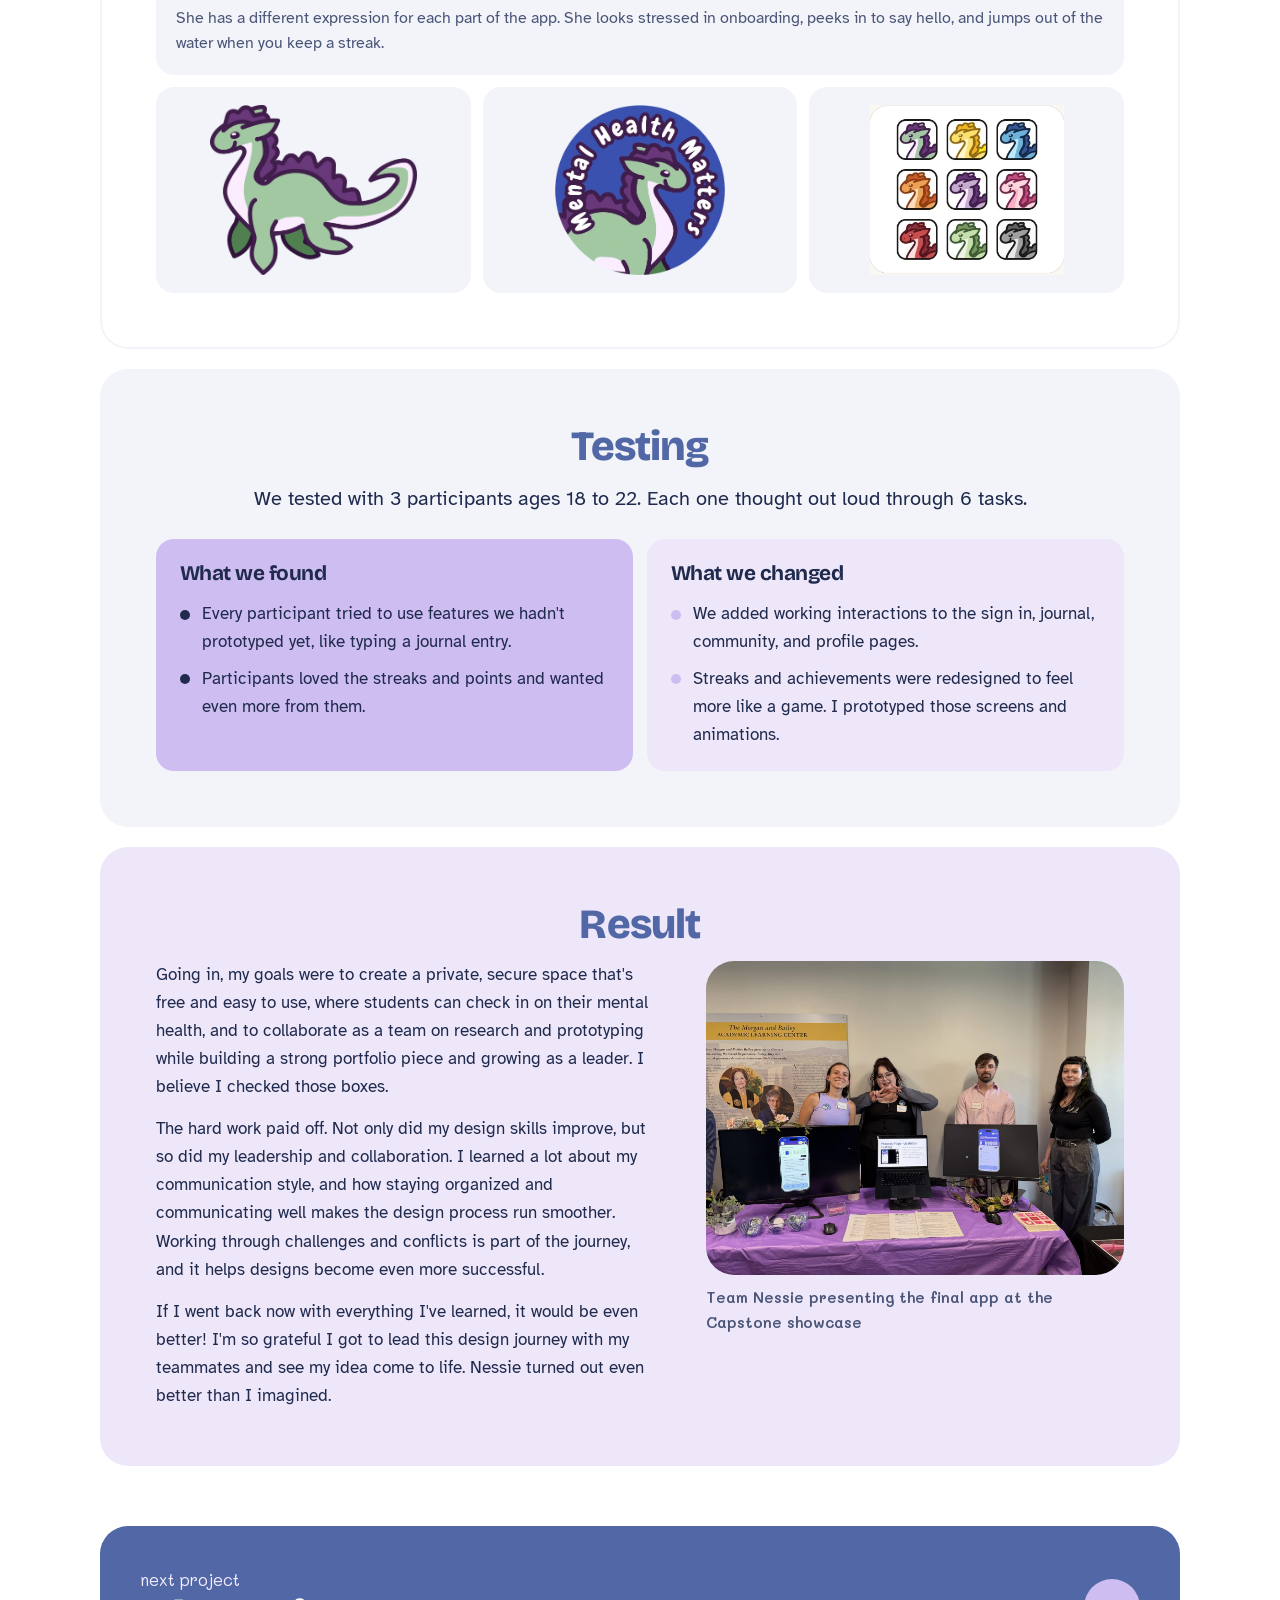
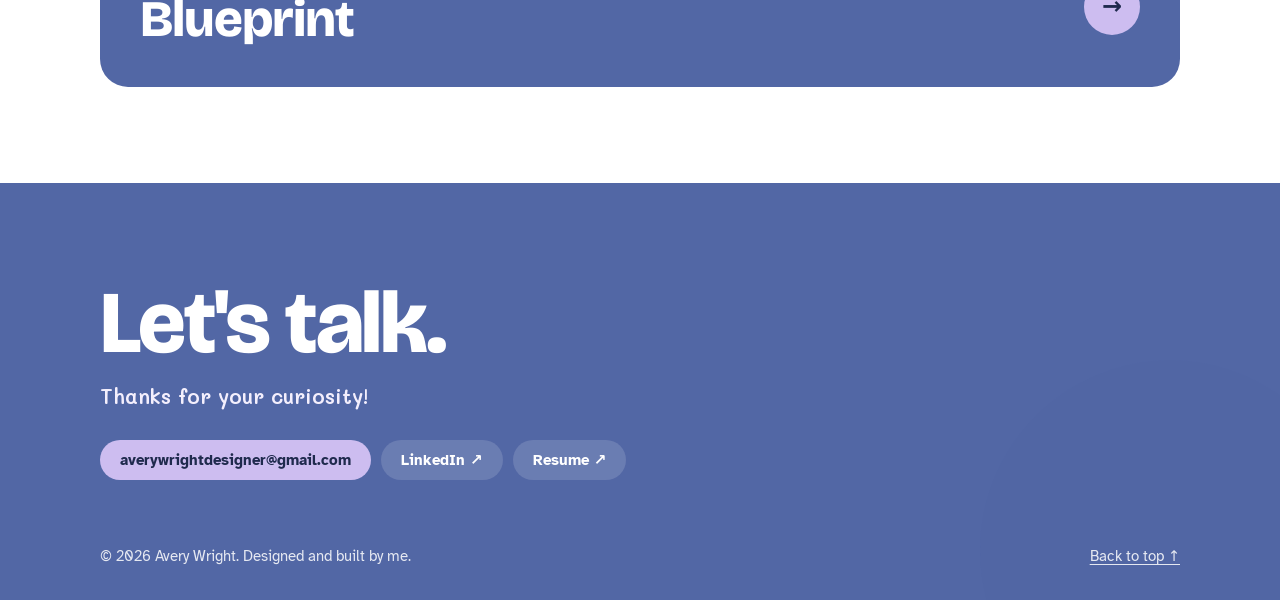
<file: nessie.html>
<!doctype html>
<html lang="en">
<head>
  <meta charset="utf-8">
  <meta name="viewport" content="width=device-width, initial-scale=1">
  <title>Nessie | Avery Wright</title>
  <meta name="description" content="Nessie case study: a private mental health app for students. Avery Wright, Project Manager, Capstone26.">
  <link rel="icon" href="favicon-32.png" type="image/png" sizes="32x32">
  <link rel="icon" href="favicon-192.png" type="image/png" sizes="192x192">
  <link rel="apple-touch-icon" href="apple-touch-icon.png">

  <!-- Set day/night before the page paints, so there's no flash -->
  <script>
    (function () {
      var saved = null;
      try { saved = localStorage.getItem("theme"); } catch (e) {}
      var dark = saved ? saved === "dark" : window.matchMedia("(prefers-color-scheme: dark)").matches;
      document.documentElement.setAttribute("data-theme", dark ? "dark" : "light");
      document.documentElement.classList.add("js");
    })();
  </script>

  <!-- Fonts: Bricolage Grotesque (headings), Atkinson Hyperlegible (body), Mali (rounded handwritten notes) -->
  <link rel="preconnect" href="https://fonts.googleapis.com">
  <link rel="preconnect" href="https://fonts.gstatic.com" crossorigin>
  <link href="https://fonts.googleapis.com/css2?family=Atkinson+Hyperlegible:ital,wght@0,400;0,700;1,400&family=Bricolage+Grotesque:opsz,wght@12..96,500;12..96,700;12..96,800&family=Mali:wght@500;600;700&display=swap" rel="stylesheet">

  <link rel="stylesheet" href="styles.css?v=1021b">
</head>
<body>
  <a class="skip" href="#main">Skip to content</a>

  <!-- ===================== HEADER ===================== -->
  <header class="nav">
    <div class="wrap">
      <a class="logo" href="index.html">
        <img class="logo-snail" src="images/snail.png" width="64" height="41" alt="">Avery Wright</a>
      <nav aria-label="Main">
        <ul>
          <li><a href="index.html#work">Work</a></li>
          <li><a href="index.html#about">About</a></li>
          <li><a href="index.html#experience">Experience</a></li>
          <li><a href="#contact">Contact</a></li>
        </ul>
      </nav>
      <div class="nav-right">
        <button class="icon-btn" id="musicBtn" aria-pressed="false" aria-label="Play music" title="Play music">
          <svg class="i-note" viewBox="0 0 24 24" fill="none" stroke="currentColor" stroke-width="2.2" stroke-linecap="round" stroke-linejoin="round" aria-hidden="true"><path d="M9 18V5l11-2v13"/><circle cx="6" cy="18" r="3"/><circle cx="17" cy="16" r="3"/></svg>
          <span class="eq" aria-hidden="true"><i></i><i></i><i></i></span>
        </button>
        <button class="icon-btn" id="themeBtn" aria-label="Switch to night mode" title="Switch to night mode">
          <svg class="i-moon" viewBox="0 0 24 24" fill="none" stroke="currentColor" stroke-width="2.2" stroke-linecap="round" stroke-linejoin="round" aria-hidden="true"><path d="M21 12.8A9 9 0 1 1 11.2 3a7 7 0 0 0 9.8 9.8z"/></svg>
          <svg class="i-sun" viewBox="0 0 24 24" fill="none" stroke="currentColor" stroke-width="2.2" stroke-linecap="round" aria-hidden="true"><circle cx="12" cy="12" r="4.5"/><path d="M12 2v2M12 20v2M4.9 4.9l1.4 1.4M17.7 17.7l1.4 1.4M2 12h2M20 12h2M4.9 19.1l1.4-1.4M17.7 6.3l1.4-1.4"/></svg>
        </button>
        <a class="btn primary" href="resume.pdf?v=1123b" target="_blank" rel="noopener">Resume</a>
      </div>
    </div>
  </header>

  <main id="main">
    <section class="cs-hero" aria-labelledby="cs-title">
      <div class="wrap">
        <a class="back" href="index.html#work">← All work</a>
        <div class="tags" data-reveal><span class="tag">Mobile App</span><span class="tag">UX Research</span><span class="tag">Project Management</span><span class="tag">Prototyping</span></div>
        <h1 id="cs-title" data-reveal>Nessie</h1>
        <p class="cs-lede" data-reveal style="--d:.08s">A private, secure app that helps students take care of their mental health.</p>
        <div class="cs-actions" data-reveal style="--d:.1s"><a class="btn primary" href="https://www.figma.com/proto/eqawU6hHpJHPZ652iqBj4l/Nessie-Design-File?node-id=629-868&amp;p=f&amp;t=WWakb9CqW24Vn0Jy-1&amp;scaling=scale-down&amp;content-scaling=fixed&amp;page-id=1%3A4&amp;starting-point-node-id=629%3A868&amp;show-proto-sidebar=1" target="_blank" rel="noopener">View the prototype ↗</a></div>
        <dl class="cs-facts" data-reveal style="--d:.1s">
          <div><dt>Timeline</dt><dd>3 months, 2026</dd></div>
          <div><dt>My role</dt><dd>Project Manager</dd></div>
          <div><dt>Tools</dt><dd>Figma, FigJam, Rive, Google Docs, Teams</dd></div>
        </dl>
        <nav class="toc" aria-label="Skip ahead">
          <span class="toc-label">Skip ahead to</span>
          <a href="#role">My role ↓</a><a href="#process">Process ↓</a><a href="#design">My designs ↓</a><a href="#testing">Testing ↓</a><a href="#result">Result ↓</a>
        </nav>
      </div>
    </section>

    <div class="slides">
      <div class="wrap">

        <section class="slide open" id="intro" data-reveal>
          <h2>Introduction</h2>
          <div class="prose">
            <p>The mental health app space has mainly focused on crisis intervention, clinical therapy models, and broad audiences, often prioritizing diagnosis, tracking, or professional treatment over everyday emotional support for students. What existing products and services fail to address is the need for private, low-pressure support that students can access outside of traditional counseling, especially for stress, isolation, and day-to-day emotional challenges.</p>
            <p>Nessie addresses this gap as a privacy-first mental health app that supports students through gentle guidance, emotional check-ins, and secure interactions, without pressure or judgment. Our focus is college students who deal with stress, feelings of isolation, or hesitation toward traditional mental health resources, especially those looking for support that fits into their daily routines. If Nessie were on the market, success would look like repeat use of its support features, more comfort expressing feelings privately, and feedback showing reduced stress or improved well-being.</p>
          </div>
        </section>

        <section class="slide tint" id="role" data-reveal>
          <h2>My role</h2>
          <div class="split">
            <div class="prose">
              <p>I pitched the idea for Nessie to a class of 90 students, built a team of six capable designers, and led the project as Project Manager. To keep the 3-month project running smoothly, I set weekly goals in Teams and checked in on each teammate's progress.</p>
              <p>Before we submitted any work, we reviewed each other's writing, made sure we all agreed, and then made final edits for grammar and a consistent style across our documents. We also wrote a team equity charter that stated our measurable goals, each member's strengths, and rules for handling conflict.</p>
            </div>
            <ul class="stay">
              <li><b>2x</b><span>a week in class on Mondays and Wednesdays, working together on documents and prototypes</span></li>
              <li><b>1 hr</b><span>meeting I scheduled outside of class each week to talk through progress and concerns, since we all work and go to school full time</span></li>
              <li><b>Teams</b><span>group chat to keep communication going between meetings</span></li>
            </ul>
          </div>
        </section>

        <section class="slide" id="goals" data-reveal>
          <h2>Project goals</h2>
          <ol class="pgoals">
            <li><b>01</b><p>Create a private, secure space that's free and easy to use, where students can check in on their mental health.</p></li>
            <li><b>02</b><p>Collaborate as a team on user research and prototyping, create a strong and versatile portfolio piece, and develop my leadership skills.</p></li>
          </ol>
        </section>

        <section class="slide open" id="process" data-reveal>
          <h2>Process</h2>
          <ol class="pstep">
            <li>
              <h3>Setting up the team</h3>
              <p>I started by creating our team in Microsoft Teams, where we shared files, chatted, and planned virtual meetings. I posted announcements and reminders there, and we used its calendar to track due dates and progress. I also led our FigJam file, where we began with a problem statement to keep us grounded in what we were trying to solve.</p>
            </li>
            <li>
              <h3>Competitive analysis</h3>
              <p>We compared 7 products in the mental health space, including BetterHelp, Headspace, and Finch, and listed the pros and cons of each.</p>
              <figure class="pfig"><a href="images/nessie/competitive.webp" data-lightbox><img src="images/nessie/competitive.webp" width="1800" height="900" loading="lazy" alt="Competitive analysis table comparing the pros and cons of BetterHelp, Headspace, 7 Cups, MoodTools, Finch, Schmoody, and Worry Watch"></a><figcaption>Our competitive analysis, spring 2026 (tap to enlarge)</figcaption></figure>
            </li>
            <li>
              <h3>User interviews</h3>
              <p>Next, we interviewed 7 potential users, college students and recent grads, to understand their behaviors, attitudes, aptitudes, motivations, environments, tools, and challenges. I interviewed one of them, and her answers shaped several of Nessie's features.</p>
              <div class="heard-built">
                <div class="hb-head" aria-hidden="true"><span>What she told me</span><span></span><span>What I designed</span></div>
                <ul>
                  <li><p>Deep breaths got her through her last overwhelming moment at work.</p><span aria-hidden="true">→</span><p>A guided breathing exercise, plus a screen explaining how it works and why it helps</p></li>
                  <li><p>Habits like journaling fall off when she's tired.</p><span aria-hidden="true">→</span><p>Streaks and rewards that take seconds a day</p></li>
                  <li><p>She wants an app to feel safe and secure.</p><span aria-hidden="true">→</span><p>Login with Face ID or a 4-digit PIN</p></li>
                </ul>
              </div>
            </li>
            <li>
              <h3>Affinity map</h3>
              <p>We grouped what we learned into habits and behaviors, pain points, demographics, needs and wants, and tools.</p>
              <figure class="pfig tall"><a href="images/nessie/affinity.webp" data-lightbox><img src="images/nessie/affinity.webp" width="1491" height="1391" loading="lazy" alt="Affinity map in FigJam with sticky notes grouped under habits and behaviors, pain points, demographics, needs and wants, and tools"></a><figcaption>Our affinity map (tap to enlarge)</figcaption></figure>
            </li>
            <li>
              <h3>Domain research</h3>
              <p>I then researched the product domain, including current opinions in blogs and articles, user reviews of similar products, and anything else that could shape it. For our literature review, I tracked down and assessed an academic paper on failures in the design and implementation of mental health apps, and wrote up how it applied to Nessie. To improve Nessie, we first needed to know what to avoid.</p>
              <p>The paper recommends three things: co-design with end users from the start, measure practical outcomes like engagement, and design inclusively for underserved populations.</p>
            </li>
            <li>
              <h3>Persona</h3>
              <div class="split persona-split">
                <div>
                  <p>I identified user roles, workflows, and behavioral variables, then mapped patterns in our users' feelings, attitudes, goals, skills, frustrations, and environments. With those patterns in mind, we created our persona, Faye Pearl.</p>
                  <p class="mini-head">What Faye needs from Nessie</p>
                  <ul class="dots">
                    <li>Simple reminders and task lists that work around a busy schedule, so an assignment doesn't slip by during a work shift</li>
                    <li>Tasks broken into small steps, with progress feedback that doesn't add pressure</li>
                    <li>Quick grounding exercises and short journaling prompts for overwhelming moments</li>
                    <li>An anonymous space to vent and connect with peers, so she feels less alone</li>
                  </ul>
                </div>
                <figure class="pfig"><a href="images/nessie/persona.webp" data-lightbox><img src="images/nessie/persona.webp" width="855" height="1309" loading="lazy" alt="Persona sheet for Faye Pearl, a 22-year-old pre-med student who works part-time as a server, with her end goals, life goals, and a narrative of her day"></a><figcaption>Faye's persona sheet</figcaption></figure>
              </div>
            </li>
            <li>
              <h3>Vision statement</h3>
              <p>With our research complete, I looked back at the problem statement and wrote a vision statement to guide our prototyping:</p>
              <blockquote class="vision">"The new design of Nessie will help users improve their mental well-being by allowing them to seek support with greater emphasis on daily mental health challenges and privacy needs, and without the pressure or judgment that they currently experience. This will help close the gap in mental health support for students and lead to repeated use of Nessie."</blockquote>
            </li>
            <li>
              <h3>Prototyping</h3>
              <p>I gathered the team to start prototyping with simple doodles, mood boards, and brief notes. We discussed what supported our vision statement and what we could leave out, which set expectations for how the app could look. In Figma, we built a style sheet with color scales from 100 to 900 and font styles, and used variables to keep our designs consistent.</p>
              <p>Our wireframes outlined the app's layout, what information each screen would show, and which parts would be interactive. Then we designed the final version, and I created the illustrations of Nessie. We tracked our progress in Google Docs and Teams the whole way, and presented the final prototype at KSU's Capstone showcase.</p>
            </li>
          </ol>
        </section>

        <section class="slide open" id="design" data-reveal>
          <h2>My designs</h2>
          <p class="lead">I wireframed and prototyped onboarding, login, the breathing exercise, streaks, and achievements.</p>
          <div class="carousel" role="region" aria-label="Screens I designed for Nessie">
            <div class="car-view">
              <ul class="car-track">
                <li><img src="images/nessie/landing.webp" width="402" height="874" loading="lazy" alt="Nessie landing screen with the Nessie logo, the mascot in a blue and purple circle, and Log In and Sign up buttons"><span>Landing</span></li>
                <li><img src="images/nessie/onb-1.webp" width="402" height="874" loading="lazy" alt="Onboarding screen reading: College is overwhelming and getting help isn't always simple, with Nessie looking stressed and dropping her papers"><span>Onboarding 1</span></li>
                <li><img src="images/nessie/onb-2.webp" width="402" height="874" loading="lazy" alt="Onboarding screen with Nessie peeking out of the water and the text: Meet Nessie. There are tools to manage stress, stay organized, and feel supported"><span>Onboarding 2</span></li>
                <li><img src="images/nessie/onb-3.webp" width="402" height="874" loading="lazy" alt="Onboarding screen reading: Journaling, mood tracking, and social groups help you de-stress after a long day of classes, with calendar, journal, and chat icons"><span>Onboarding 3</span></li>
                <li><img src="images/nessie/onb-4.webp" width="402" height="874" loading="lazy" alt="Onboarding screen reading: Nessie is designed to be quick, private, and easy to use, with a Get started button"><span>Onboarding 4</span></li>
                <li><img src="images/nessie/signup.webp" width="402" height="874" loading="lazy" alt="Sign up screen with email and password fields, a note that Nessie only uses this for account resets, a privacy policy checkbox, and an Enable Face ID button"><span>Sign up</span></li>
                <li><img src="images/nessie/pin.webp" width="402" height="874" loading="lazy" alt="Create a PIN screen with a number pad and a note that users can skip and make a PIN later"><span>Create a PIN</span></li>
                <li><img src="images/nessie/profile.webp" width="402" height="874" loading="lazy" alt="Profile screen with nine Nessie icons in different colors and a profile name field with a note that names cannot resemble a real name, for privacy"><span>Profile icon</span></li>
                <li><img src="images/nessie/confirm.webp" width="402" height="874" loading="lazy" alt="Confirmation screen reading: Welcome to Nessie GrapeSoda26, with the chosen purple Nessie icon"><span>Welcome</span></li>
                <li><img src="images/nessie/login.webp" width="402" height="874" loading="lazy" alt="Log in screen with a Face ID icon, a 4-digit PIN pad, and a Face ID button"><span>Log in</span></li>
                <li><img src="images/nessie/breathe.webp" width="402" height="874" loading="lazy" alt="Guided breathing screen with a glowing circle on midnight blue, the words Breathe In, a timer, and a Begin Activity button"><span>Breathing</span></li>
                <li><img src="images/nessie/info.webp" width="402" height="874" loading="lazy" alt="How is this helping screen explaining that controlled breathing lowers heart rate and improves focus, with Nessie smiling at the bottom"><span>Why it helps</span></li>
                <li><img src="images/nessie/streak.webp" width="402" height="874" loading="lazy" alt="Streak screen reading: You're on a 4 day streak, keep it up, with Nessie leaping out of the water above a weekly calendar and progress bar"><span>Streak</span></li>
              </ul>
              <ul class="car-track car-dup" aria-hidden="true">
                <li><img src="images/nessie/landing.webp" width="402" height="874" loading="lazy" alt=""><span>Landing</span></li>
                <li><img src="images/nessie/onb-1.webp" width="402" height="874" loading="lazy" alt=""><span>Onboarding 1</span></li>
                <li><img src="images/nessie/onb-2.webp" width="402" height="874" loading="lazy" alt=""><span>Onboarding 2</span></li>
                <li><img src="images/nessie/onb-3.webp" width="402" height="874" loading="lazy" alt=""><span>Onboarding 3</span></li>
                <li><img src="images/nessie/onb-4.webp" width="402" height="874" loading="lazy" alt=""><span>Onboarding 4</span></li>
                <li><img src="images/nessie/signup.webp" width="402" height="874" loading="lazy" alt=""><span>Sign up</span></li>
                <li><img src="images/nessie/pin.webp" width="402" height="874" loading="lazy" alt=""><span>Create a PIN</span></li>
                <li><img src="images/nessie/profile.webp" width="402" height="874" loading="lazy" alt=""><span>Profile icon</span></li>
                <li><img src="images/nessie/confirm.webp" width="402" height="874" loading="lazy" alt=""><span>Welcome</span></li>
                <li><img src="images/nessie/login.webp" width="402" height="874" loading="lazy" alt=""><span>Log in</span></li>
                <li><img src="images/nessie/breathe.webp" width="402" height="874" loading="lazy" alt=""><span>Breathing</span></li>
                <li><img src="images/nessie/info.webp" width="402" height="874" loading="lazy" alt=""><span>Why it helps</span></li>
                <li><img src="images/nessie/streak.webp" width="402" height="874" loading="lazy" alt=""><span>Streak</span></li>
              </ul>
            </div>
            <button class="btn car-toggle" type="button" aria-pressed="false">Pause</button>
          </div>


          <h3 class="sub">Wireframe and final</h3>
          <div class="bn">
            <figure class="s3 pair">
              <div class="pair-imgs">
                <div><img src="images/nessie/wf-landing.webp" width="402" height="874" loading="lazy" alt="Grayscale wireframe of the landing screen"><span>Wireframe</span></div>
                <div><img src="images/nessie/landing.webp" width="402" height="874" loading="lazy" alt="Final design of the landing screen"><span>Final</span></div>
              </div>
              <figcaption>Landing</figcaption>
            </figure>
            <figure class="s3 pair">
              <div class="pair-imgs">
                <div><img src="images/nessie/wf-onb-1.webp" width="402" height="874" loading="lazy" alt="Grayscale wireframe of the first onboarding screen"><span>Wireframe</span></div>
                <div><img src="images/nessie/onb-1.webp" width="402" height="874" loading="lazy" alt="Final design of the first onboarding screen"><span>Final</span></div>
              </div>
              <figcaption>Onboarding</figcaption>
            </figure>
            <figure class="s3 pair">
              <div class="pair-imgs">
                <div><img src="images/nessie/wf-onb-2.webp" width="402" height="874" loading="lazy" alt="Grayscale wireframe of the Meet Nessie onboarding screen"><span>Wireframe</span></div>
                <div><img src="images/nessie/onb-2.webp" width="402" height="874" loading="lazy" alt="Final design of the Meet Nessie onboarding screen"><span>Final</span></div>
              </div>
              <figcaption>Meet Nessie</figcaption>
            </figure>
            <figure class="s3 pair">
              <div class="pair-imgs">
                <div><img src="images/nessie/wf-streak.webp" width="402" height="874" loading="lazy" alt="Grayscale wireframe of the streak screen"><span>Wireframe</span></div>
                <div><img src="images/nessie/streak.webp" width="402" height="874" loading="lazy" alt="Final design of the streak screen"><span>Final</span></div>
              </div>
              <figcaption>Streak</figcaption>
            </figure>
          </div>
          <p class="more-link"><a href="images/nessie/wireframes.webp" data-lightbox>See my full wireframe flow</a></p>

          <h3 class="sub" id="illustration">Illustrations</h3>
          <div class="bn">
            <div class="s6"><h4>I drew every Nessie</h4><p>She has a different expression for each part of the app. She looks stressed in onboarding, peeks in to say hello, and jumps out of the water when you keep a streak.</p></div>
            <figure class="s2 img art"><img src="images/nessie/mascot.webp" width="900" height="741" loading="lazy" alt="Nessie, a friendly green lake creature with a purple mane and lilac belly, drawn with a thick plum outline"></figure>
            <figure class="s2 img art"><img src="images/nessie/sticker.webp" width="403" height="403" loading="lazy" alt="Round sticker of Nessie on a blue background with the words Mental Health Matters"></figure>
            <figure class="s2 img art"><img src="images/nessie/icons.webp" width="342" height="300" loading="lazy" alt="Nine Nessie profile icons in purple, yellow, blue, orange, lilac, pink, red, green, and gray"></figure>
          </div>
        </section>

        <section class="slide" id="testing" data-reveal>
          <h2>Testing</h2>
          <p class="lead">We tested with 3 participants ages 18 to 22. Each one thought out loud through 6 tasks.</p>
          <div class="cs-grid">
            <div class="cs-col lav">
              <h3>What we found</h3>
              <ul class="dots">
                <li>Every participant tried to use features we hadn't prototyped yet, like typing a journal entry.</li>
                <li>Participants loved the streaks and points and wanted even more from them.</li>
              </ul>
            </div>
            <div class="cs-col tint">
              <h3>What we changed</h3>
              <ul class="dots">
                <li>We added working interactions to the sign in, journal, community, and profile pages.</li>
                <li>Streaks and achievements were redesigned to feel more like a game. I prototyped those screens and animations.</li>
              </ul>
            </div>
          </div>
        </section>

        <section class="slide tint" id="result" data-reveal>
          <h2>Result</h2>
          <div class="split result-split">
            <div class="prose">
              <p>Going in, my goals were to create a private, secure space that's free and easy to use, where students can check in on their mental health, and to collaborate as a team on research and prototyping while building a strong portfolio piece and growing as a leader. I believe I checked those boxes.</p>
              <p>The hard work paid off. Not only did my design skills improve, but so did my leadership and collaboration. I learned a lot about my communication style, and how staying organized and communicating well makes the design process run smoother. Working through challenges and conflicts is part of the journey, and it helps designs become even more successful.</p>
              <p>If I went back now with everything I've learned, it would be even better! I'm so grateful I got to lead this design journey with my teammates and see my idea come to life. Nessie turned out even better than I imagined.</p>
            </div>
            <figure class="cs-fig" style="margin:0">
              <div class="frame"><img src="images/nessie-showcase.jpg" width="1600" height="1200" loading="lazy" alt="Avery and members of Team Nessie standing behind a table with the Nessie app on two monitors and a laptop showing the usability testing process page"></div>
              <figcaption>Team Nessie presenting the final app at the Capstone showcase</figcaption>
            </figure>
          </div>
        </section>

        <a class="next-proj" href="blueprint.html" data-reveal>
          <span><small>next project</small><strong>Blueprint</strong></span>
          <span class="arrow" aria-hidden="true">→</span>
        </a>
      </div>
    </div>
  </main>

  <!-- ===================== CONTACT / FOOTER ===================== -->
  <footer id="contact">
    <div class="foot-sun" aria-hidden="true"></div>
    <div class="wrap">
      <h2 data-reveal>Let's talk.</h2>
      <p class="hand" data-reveal style="--d:.1s">Thanks for your curiosity!</p>
      <div class="contact-links" data-reveal style="--d:.18s">
        <a class="btn primary" href="mailto:averywrightdesigner@gmail.com">averywrightdesigner@gmail.com</a>
        <a class="btn" href="https://www.linkedin.com/in/avery-wright-5a2067278" target="_blank" rel="noopener">LinkedIn ↗</a>
        <a class="btn" href="resume.pdf?v=1123b" target="_blank" rel="noopener">Resume ↗</a>
      </div>
      <div class="foot-bottom">
        <span>© <span id="year">2026</span> Avery Wright. Designed and built by me.</span>
        <a href="#main">Back to top ↑</a>
      </div>
    </div>
  </footer>

  <script src="main.js?v=1021b"></script>
</body>
</html>
</file>
<file: styles.css>
/* ============================================================
   COLOR TOKENS
   Blueberry, lavender and white. Day mode first, night mode
   below. Change a value once and it updates everywhere.
   ============================================================ */
:root {
  --bg:          #FFFFFF;  /* white */
  --surface:     #F2F4F9;  /* light blueberry-gray panels */
  --surface-2:   #E4E8F2;
  --surface-3:   #F8F9FC;
  --text:        #1F2A4D;  /* deep blueberry ink */
  --text-2:      #4A5578;
  --accent:      #5267A5;  /* blueberry buttons (cream text) */
  --accent-hov:  #43578F;
  --on-accent:   #FFFFFF;
  --accent-text: #43578F;
  --headline:    #5267A5;
  --hand:        #43578F;
  --orb:         #CDBDF0;  /* lavender circle behind your photo */
  --tint-1: #EEE7FA;  --thumb-1: #E4E8F2;   /* pale lavender project */
  --tint-2: #DDE1EE;  --thumb-2: #E4E8F2;   /* pale blueberry project */
  --tint-3: #EEE7FA;  --thumb-3: #E4E8F2;
  --chip:        rgba(255, 255, 255, .9);
  --deep:        #5267A5;  /* footer */
  --deep-2:      #6A7DB5;
  --on-deep:     #FFFFFF;
  --nav-bg:      rgba(255, 255, 255, .9);
  --fun-bg:   #CDBDF0;
  --fun-text: #1F2A4D;
  --mock:        #FFFFFF;
}
:root[data-theme="dark"] {
  --bg:          #161C30;  /* night blueberry */
  --surface:     #212945;
  --surface-2:   #2C3558;
  --surface-3:   #1B2239;
  --text:        #F3E8D0;
  --text-2:      #C9C2B0;
  --accent:      #CDBDF0;  /* lavender buttons (dark text) */
  --accent-hov:  #DCD0F5;
  --on-accent:   #161C30;
  --accent-text: #D4C6F2;
  --headline:    #A9B8E6;
  --hand:        #D4C6F2;
  --orb:         #CDBDF0;
  --tint-1: #2A2442;  --thumb-1: #2C3558;
  --tint-2: #222A47;  --thumb-2: #2C3558;
  --tint-3: #2A2442;  --thumb-3: #2C3558;
  --chip:        rgba(243, 232, 208, .1);
  --deep:        #212945;
  --deep-2:      #2C3558;
  --on-deep:     #F3E8D0;
  --nav-bg:      rgba(22, 28, 48, .9);
  --fun-bg:   #CDBDF0;
  --fun-text: #161C30;
  --mock:        #F3E8D0;
}

:root {
  --f-head: "Bricolage Grotesque", system-ui, sans-serif;
  --f-body: "Atkinson Hyperlegible", system-ui, sans-serif;
  --f-hand: "Mali", "Comic Sans MS", system-ui, sans-serif;
  --wrap: 1160px;
  --gutter: clamp(16px, 4vw, 40px);
  --r-lg: 28px;
  --r-md: 18px;
  --ease: cubic-bezier(.22, .8, .24, 1);
}

* { box-sizing: border-box; margin: 0; padding: 0; }
html { scroll-behavior: smooth; scroll-padding-top: 80px; }
body {
  background: var(--bg);
  color: var(--text);
  font: 400 1.0625rem/1.65 var(--f-body);
  -webkit-font-smoothing: antialiased;
  overflow-x: hidden;
  transition: background-color .5s var(--ease), color .5s var(--ease);
}
img, svg { display: block; max-width: 100%; }
a { color: var(--accent-text); text-underline-offset: 3px; }
:focus-visible { outline: 3px solid var(--headline); outline-offset: 3px; border-radius: 6px; }
::selection { background: #CDBDF0; color: #1F2A4D; }

.wrap { max-width: var(--wrap); margin: 0 auto; padding: 0 var(--gutter); }
.skip { position: absolute; left: -999px; }
.skip:focus { left: 16px; top: 16px; background: var(--surface); padding: 8px 12px; z-index: 99; }

h1, h2, h3 { font-family: var(--f-head); line-height: 1.02; letter-spacing: -0.025em; font-weight: 800; }
.hand { font-family: var(--f-hand); font-weight: 600; color: var(--hand); line-height: 1.4; }

/* Buttons: solid fills, no outlines */
.btn {
  display: inline-flex; align-items: center; gap: 8px; white-space: nowrap;
  font: 700 0.95rem var(--f-body);
  padding: 11px 20px; border-radius: 999px; border: 0;
  background: var(--surface); color: var(--text);
  text-decoration: none; cursor: pointer;
  transition: background-color .25s var(--ease), transform .25s var(--ease);
}
.btn:hover { background: var(--surface-2); transform: translateY(-2px); }
.btn.primary { background: var(--accent); color: var(--on-accent); }
.btn.primary:hover { background: var(--accent-hov); }

/* Round icon buttons in the header */
.icon-btn {
  width: 42px; height: 42px; border-radius: 50%; border: 0; cursor: pointer;
  display: grid; place-items: center;
  background: var(--surface); color: var(--text);
  transition: background-color .25s var(--ease), transform .25s var(--ease);
}
.icon-btn:hover { background: var(--surface-2); transform: translateY(-2px); }
.icon-btn svg { width: 20px; height: 20px; }
.icon-btn[aria-pressed="true"] { background: var(--accent); color: var(--on-accent); }

/* theme icon: moon by day, sun by night */
.i-sun { display: none; }
[data-theme="dark"] .i-sun { display: block; }
[data-theme="dark"] .i-moon { display: none; }

/* music icon: note when off, bouncing bars when on */
.eq { display: none; gap: 3px; align-items: end; height: 16px; }
.eq i { width: 3px; background: currentColor; border-radius: 2px; height: 40%; animation: eq 1s ease-in-out infinite; }
.eq i:nth-child(2) { animation-delay: -.4s; }
.eq i:nth-child(3) { animation-delay: -.7s; }
@keyframes eq { 0%, 100% { height: 30%; } 50% { height: 100%; } }
#musicBtn[aria-pressed="true"] .eq { display: flex; }
#musicBtn[aria-pressed="true"] .i-note { display: none; }

/* ============================================================
   NAV
   ============================================================ */
.nav {
  position: sticky; top: 0; z-index: 20;
  background: var(--nav-bg);
  -webkit-backdrop-filter: blur(12px); backdrop-filter: blur(12px);
  transition: background-color .5s var(--ease);
}
.nav .wrap { display: flex; align-items: center; justify-content: space-between; gap: 16px; height: 72px; }
.logo {
  font: 800 1.25rem var(--f-head); color: var(--text); text-decoration: none;
  display: flex; align-items: center; gap: 10px; white-space: nowrap;
}
.logo-snail { width: auto; height: 30px; flex: none; transition: transform .6s var(--ease); }
.logo:hover .logo-snail { transform: translateX(4px); }
.nav ul { display: flex; gap: 28px; list-style: none; }
.nav ul a { color: var(--text); text-decoration: none; font-weight: 700; position: relative; }
.nav ul a::after {
  content: ""; position: absolute; left: 0; right: 0; bottom: -4px; height: 3px; border-radius: 3px;
  background: #CDBDF0; transform: scaleX(0); transform-origin: left; transition: transform .3s var(--ease);
}
.nav ul a:hover::after, .nav ul a.active::after { transform: scaleX(1); }
.nav-right { display: flex; align-items: center; gap: 8px; }

/* ============================================================
   HERO
   ============================================================ */
.hero { padding: clamp(32px, 6vw, 80px) 0 clamp(48px, 7vw, 88px); }
.hero .wrap { display: grid; grid-template-columns: 1.25fr 1fr; gap: clamp(36px, 6vw, 88px); align-items: center; }
.hero h1 { font-size: clamp(3.6rem, 10.5vw, 8rem); }
.hero h1 .last { color: inherit; }
.hero .quote { font-size: clamp(1.15rem, 1.9vw, 1.45rem); margin: 22px 0 28px; max-width: 32ch; }
.facts { list-style: none; display: grid; gap: 8px; margin-bottom: 30px; }
.facts li { display: flex; flex-wrap: wrap; column-gap: 10px; align-items: baseline; }
.facts b { font-family: var(--f-head); font-weight: 700; white-space: nowrap; }
.facts span { color: var(--text-2); }
.quick-links { display: flex; flex-wrap: wrap; gap: 10px; }

/* Photo in an arch, with a sun (or moon) behind it */
.portrait { position: relative; isolation: isolate; max-width: 440px; justify-self: center; width: 100%; }
.portrait .orb {
  position: absolute; z-index: -1; width: 48%; aspect-ratio: 1; border-radius: 50%;
  top: -5%; right: -5%; background: var(--orb);
  transition: background-color .6s var(--ease);
}
.portrait .arch {
  aspect-ratio: 4 / 5; overflow: hidden;
  border-radius: 50% 50% var(--r-lg) var(--r-lg) / 40% 40% var(--r-lg) var(--r-lg);
  background: var(--surface-2);
}
.portrait img { width: 100%; height: 100%; object-fit: cover; object-position: 50% 45%; }
.portrait figcaption { font-family: var(--f-hand); font-weight: 500; font-size: 1rem; color: var(--text-2); padding: 12px 6px 0; text-align: center; }

/* ============================================================
   SKILLS TICKER
   ============================================================ */
.ticker { background: #CDBDF0; color: #1F2A4D; overflow: hidden; padding: 16px 0; transition: background-color .5s var(--ease); }
.ticker-track { display: flex; width: max-content; }
.ticker-track span { font: 700 1.15rem var(--f-head); padding: 0 22px; white-space: nowrap; display: flex; align-items: center; gap: 22px; }
.ticker-track span::after { content: ""; width: 10px; height: 10px; border-radius: 50%; background: #5267A5; }

/* ============================================================
   SECTIONS
   ============================================================ */
section { padding: clamp(56px, 8vw, 112px) 0; }
.sec-head { display: flex; align-items: baseline; justify-content: space-between; gap: 8px 20px; margin-bottom: clamp(28px, 4vw, 44px); flex-wrap: wrap; }
.sec-head h2 { font-size: clamp(2.4rem, 6vw, 4rem); }
.sec-head .hand { font-size: 1.1rem; }

/* ---------- Projects ---------- */
.projects { display: grid; gap: clamp(20px, 3vw, 32px); }
.project {
  display: grid; grid-template-columns: 1.15fr 1fr; gap: clamp(20px, 4vw, 48px);
  border-radius: var(--r-lg); padding: clamp(18px, 3vw, 32px); align-items: center;
  transition: background-color .5s var(--ease);
}
.project.t-1 { background: var(--tint-1); }
.project.t-2 { background: var(--tint-2); }
.project.t-3 { background: var(--tint-3); }
.project:nth-child(even) .thumb { order: 2; }

.thumb { aspect-ratio: 4 / 3; border-radius: var(--r-md); overflow: hidden; display: grid; place-items: center; }
.thumb img { width: 100%; height: 100%; object-fit: cover; }
.t-1 .thumb { background: var(--thumb-1); }
.t-2 .thumb { background: var(--thumb-2); }
.t-3 .thumb { background: var(--thumb-3); }

/* Placeholder screens. Delete each .mock once you add a real image. */
.mock { background: var(--mock); border-radius: 14px; padding: 14px; display: grid; gap: 9px; }
.mock i { display: block; height: 10px; border-radius: 6px; background: #E4E8F2; }
.mock i.h { width: 50%; height: 14px; background: #1F2A4D; }
.mock i.btnbar { width: 45%; height: 24px; background: #CDBDF0; border-radius: 999px; }
.mock.phone { width: 34%; aspect-ratio: 9 / 17; align-content: start; border-radius: 22px; }
.mock.phone i.img { height: 40%; min-height: 60px; border-radius: 10px; }
.mock.desk { width: 76%; }
.mock.desk .row { display: grid; grid-template-columns: repeat(3, 1fr); gap: 8px; }
.mock.desk .row i { height: 46px; }
.mock.cards { width: 70%; background: transparent; padding: 0; grid-template-columns: 1fr 1fr; gap: 12px; }
.mock.cards b { display: grid; gap: 8px; align-content: start; background: var(--mock); border-radius: 14px; padding: 12px; min-height: 120px; }
.mock.cards b:first-child { transform: rotate(-4deg); }
.mock.cards b:last-child { transform: rotate(3deg) translateY(10px); }
.mock.cards b i:first-child { height: 46px; background: #5267A5; }

.tags { display: flex; flex-wrap: wrap; gap: 6px; margin-bottom: 12px; }
.tag { font-size: 0.85rem; font-weight: 700; padding: 4px 12px; border-radius: 999px; background: var(--chip); }
.project h3 { font-size: clamp(1.8rem, 3.4vw, 2.5rem); margin-bottom: 10px; }
.project .blurb { color: var(--text-2); margin-bottom: 20px; max-width: 52ch; }
.meta { display: flex; flex-wrap: wrap; gap: 6px 32px; margin-bottom: 22px; }
.meta dt { font-size: 0.85rem; color: var(--text-2); }
.meta dd { font-weight: 700; }
.actions { display: flex; flex-wrap: wrap; gap: 10px; align-items: center; }
.project .btn:not(.primary) { background: var(--chip); }
.project .btn:not(.primary):hover { background: var(--bg); }
.soon { font-family: var(--f-hand); font-weight: 600; font-size: 1.05rem; color: var(--hand); }

/* ---------- About ---------- */
.bento {
  display: grid; gap: clamp(14px, 2vw, 20px);
  grid-template-columns: repeat(6, 1fr);
  grid-template-areas:
    "bio    bio    bio    bio    grad   grad"
    "climb  climb  fun    fun    fun    fun"
    "skills skills skills skills pet    pet";
}
.tile { border-radius: var(--r-lg); padding: clamp(22px, 3vw, 34px); transition: background-color .5s var(--ease); }
.tile h3 { font-size: 1.45rem; margin-bottom: 12px; letter-spacing: -0.015em; }
.tile p { max-width: 62ch; }
.tile p + p { margin-top: 14px; }

.bio    { grid-area: bio; background: var(--surface); }
.bio p:first-of-type { font-size: clamp(1.15rem, 1.8vw, 1.35rem); line-height: 1.55; }
.shot { position: relative; margin: 0; border-radius: var(--r-lg); overflow: hidden; min-height: 340px; background: var(--surface-2); }
.shot img { position: absolute; inset: 0; width: 100%; height: 100%; object-fit: cover; }
.shot figcaption {
  position: absolute; left: 14px; bottom: 14px; right: 14px; width: fit-content;
  font-family: var(--f-hand); font-weight: 600; font-size: 0.95rem; line-height: 1.3;
  padding: 6px 14px; border-radius: 999px; background: var(--bg); color: var(--text);
}
.grad  { grid-area: grad; }
.grad img { object-position: 55% 50%; }
.climb { grid-area: climb; }
.climb img { object-position: 45% 55%; }
.pet   { grid-area: pet; }
.pet img { object-position: 50% 40%; }
.skills { grid-area: skills; background: var(--surface-3); }
.fun { grid-area: fun; background: var(--fun-bg); color: var(--fun-text); display: flex; flex-direction: column; }
.fun .hand { color: var(--fun-text); font-size: 1.05rem; margin-top: auto; padding-top: 18px; }

.plain { list-style: none; display: grid; gap: 10px; }
.plain li span { display: block; font-size: 0.9rem; opacity: .8; }
.skill-groups { display: grid; gap: 20px; }
.skill-groups h4 { font: 700 1.05rem var(--f-head); margin-bottom: 10px; }
.pills { display: flex; flex-wrap: wrap; gap: 6px; list-style: none; }
.pills li { font-size: 0.88rem; padding: 5px 12px; border-radius: 999px; background: var(--surface); white-space: nowrap; }

/* ---------- Experience & education ---------- */
.timeline { display: grid; grid-template-columns: 1fr 1fr; gap: clamp(28px, 5vw, 72px); }
.timeline h3 { font-size: 1.6rem; margin-bottom: 20px; color: var(--headline); }
.entries { list-style: none; display: grid; gap: 14px; }
.entry { background: var(--surface); border-radius: var(--r-md); padding: 20px 22px; transition: background-color .5s var(--ease); }
.entry .top { display: flex; justify-content: space-between; flex-wrap: wrap; gap: 4px 16px; align-items: baseline; }
.entry .org { font: 700 1.2rem var(--f-head); }
.entry .when { color: var(--text-2); font-size: 0.92rem; font-variant-numeric: tabular-nums; white-space: nowrap; }
.entry .role { color: var(--accent-text); font-weight: 700; margin-bottom: 6px; }
.entry p, .entry li { color: var(--text-2); }
.entry ul.honors { list-style: none; display: flex; flex-wrap: wrap; gap: 6px; margin-top: 4px; }
.entry ul.honors li { font-size: 0.88rem; padding: 3px 11px; border-radius: 999px; background: var(--bg); color: var(--text); }
.entry ul.honors li.star { background: #CDBDF0; color: #1F2A4D; font-weight: 700; }

/* ---------- Footer ---------- */
footer { background: var(--deep); color: var(--on-deep); padding: clamp(56px, 8vw, 96px) 0 32px; overflow: hidden; position: relative; transition: background-color .5s var(--ease); }
footer .wrap { position: relative; z-index: 1; }
footer h2 { font-size: clamp(2.8rem, 8vw, 5.5rem); color: var(--on-deep); margin-bottom: 12px; }
footer .hand { color: #F4EFFD; font-size: clamp(1.1rem, 1.8vw, 1.3rem); }
footer a { color: var(--on-deep); }
.contact-links { display: flex; flex-wrap: wrap; gap: 10px; margin: 30px 0 64px; }
footer .btn { background: rgba(255, 255, 255, .14); color: var(--on-deep); }
footer .btn:hover { background: #CDBDF0; color: #1F2A4D; }
footer .btn.primary { background: #CDBDF0; color: #1F2A4D; }
footer .btn.primary:hover { background: #DCD0F5; }
.foot-sun { position: absolute; right: -80px; bottom: -140px; width: 380px; height: 380px; border-radius: 50%; background: #5267A5; opacity: .85; }
.foot-bottom { display: flex; justify-content: space-between; flex-wrap: wrap; gap: 12px; font-size: 0.92rem; opacity: .85; }

/* ============================================================
   MOTION: reveals on scroll. All of it turns off for people
   who set "reduce motion" on their device.
   ============================================================ */
.js [data-reveal] {
  opacity: 0; transform: translateY(28px);
  transition: opacity .8s var(--ease), transform .8s var(--ease);
  transition-delay: var(--d, 0s);
}
.js [data-reveal].in { opacity: 1; transform: none; }
.ticker-track { animation: slide 38s linear infinite; }
@keyframes slide { to { transform: translateX(-50%); } }
.js .portrait.in .orb { animation: rise 1.4s var(--ease) .25s both; }
@keyframes rise { from { transform: translateY(60%) scale(.85); opacity: 0; } to { transform: none; opacity: 1; } }

@media (prefers-reduced-motion: reduce) {
  html { scroll-behavior: auto; }
  .js [data-reveal] { opacity: 1; transform: none; transition: none; }
  .ticker-track, .js .portrait.in .orb, .eq i { animation: none; }
  .btn:hover, .icon-btn:hover { transform: none; }
}

/* ============================================================
   GREEN CURSOR
   Normal arrow and pointing-hand shapes, in fern green.
   Only applies to mouse/trackpad users.
   ============================================================ */
@media (hover: hover) and (pointer: fine) {
  html, body { cursor: url("data:image/svg+xml,%3Csvg xmlns=%22http://www.w3.org/2000/svg%22 width=%2228%22 height=%2228%22 viewBox=%220 0 24 24%22%3E%3Cpath d=%22M4 2.5v16.2l4.1-3.9 2.9 6.6 2.7-1.2-2.9-6.5h5.8z%22 fill=%22%235267A5%22 stroke=%22%23FFFFFF%22 stroke-width=%221.6%22 stroke-linejoin=%22round%22/%3E%3Cpath d=%22M4 2.5v16.2l4.1-3.9 2.9 6.6 2.7-1.2-2.9-6.5h5.8z%22 fill=%22none%22 stroke=%22%231F2A4D%22 stroke-width=%22.7%22 stroke-linejoin=%22round%22/%3E%3C/svg%3E") 5 3, auto; }
  a, button, [role="button"], label, summary, select { cursor: url("data:image/svg+xml,%3Csvg xmlns=%22http://www.w3.org/2000/svg%22 width=%2228%22 height=%2228%22 viewBox=%220 0 24 24%22%3E%3Cpath d=%22M9.6 2.2c-1.1 0-1.9.9-1.9 1.9v8.6l-1.2-1.2c-.8-.8-2-.8-2.7 0-.8.7-.8 1.9 0 2.7l4.4 4.9c1.2 1.4 2.6 2.4 4.6 2.4h2.4c3 0 5.4-2.4 5.4-5.4v-4.6c0-1-.8-1.8-1.8-1.8-.4 0-.8.1-1.1.4-.2-.8-1-1.4-1.8-1.4-.5 0-.9.2-1.2.5-.3-.7-1-1.2-1.8-1.2-.3 0-.5.1-.8.2V4.1c0-1-.8-1.9-1.9-1.9z%22 fill=%22%235267A5%22 stroke=%22%23FFFFFF%22 stroke-width=%221.6%22 stroke-linejoin=%22round%22/%3E%3Cpath d=%22M9.6 2.2c-1.1 0-1.9.9-1.9 1.9v8.6l-1.2-1.2c-.8-.8-2-.8-2.7 0-.8.7-.8 1.9 0 2.7l4.4 4.9c1.2 1.4 2.6 2.4 4.6 2.4h2.4c3 0 5.4-2.4 5.4-5.4v-4.6c0-1-.8-1.8-1.8-1.8-.4 0-.8.1-1.1.4-.2-.8-1-1.4-1.8-1.4-.5 0-.9.2-1.2.5-.3-.7-1-1.2-1.8-1.2-.3 0-.5.1-.8.2V4.1c0-1-.8-1.9-1.9-1.9z M11.5 9.9v4.4M14.5 10.3v4M17.5 11.7v2.8%22 fill=%22none%22 stroke=%22%231F2A4D%22 stroke-width=%22.8%22 stroke-linecap=%22round%22 stroke-linejoin=%22round%22/%3E%3C/svg%3E") 11 3, pointer; }
}

/* ============================================================
   RESPONSIVE
   ============================================================ */
@media (max-width: 960px) {
  .bento { grid-template-columns: 1fr 1fr; grid-template-areas: "bio bio" "grad climb" "fun fun" "skills pet"; }
  .grad, .climb { aspect-ratio: 3 / 4; }
}
@media (max-width: 860px) {
  .hero .wrap, .project, .timeline { grid-template-columns: 1fr; }
  .project:nth-child(even) .thumb { order: 0; }
  .portrait { max-width: 380px; }
  .nav ul { gap: 20px; }
}
@media (max-width: 760px) {
  .nav ul { display: none; }
}
@media (max-width: 600px) {
  .bento { grid-template-columns: 1fr; grid-template-areas: "bio" "grad" "fun" "climb" "skills" "pet"; }
  .shot { aspect-ratio: 4 / 5; min-height: 0; }
  .btn { padding: 10px 16px; }
  .nav .btn { padding: 9px 14px; font-size: 0.875rem; }
  .icon-btn { width: 38px; height: 38px; }
  .logo { font-size: 1.1rem; gap: 8px; }
  .logo-snail { height: 26px; }
  .portrait { max-width: 320px; }
}
@media (max-width: 400px) {
  .logo { font-size: 1rem; gap: 6px; }
  .logo-snail { height: 22px; }
  .nav-right { gap: 6px; }
  .nav .btn { padding: 8px 12px; }
}

/* ============================================================
   CASE STUDY PAGES
   ============================================================ */
.cs-hero { padding: clamp(24px, 4vw, 48px) 0 clamp(28px, 4vw, 48px); }
.back { display: inline-flex; align-items: center; gap: 6px; font-weight: 700; color: var(--text-2); text-decoration: none; margin-bottom: clamp(20px, 3vw, 32px); }
.back:hover { color: var(--accent-text); }
.cs-hero .tags { margin-bottom: 16px; }
.cs-hero .tag { background: var(--surface); }
.cs-hero h1 { font-size: clamp(3.2rem, 9vw, 6.5rem); }
.cs-lede { font-size: clamp(1.15rem, 2vw, 1.45rem); line-height: 1.5; max-width: 44ch; color: var(--text-2); margin-top: 18px; }

.cs-cover {
  margin-top: clamp(28px, 4vw, 44px); border-radius: var(--r-lg); overflow: hidden;
  aspect-ratio: 16 / 8; display: grid; place-items: center; background: var(--thumb-1);
}
.cs-cover.t-2 { background: var(--thumb-2); }
.cs-cover img { width: 100%; height: 100%; object-fit: cover; }
.cs-cover .mock.phone { width: 16%; min-width: 110px; }
.cs-cover .mock.desk { width: 52%; }

.cs-facts {
  display: grid; grid-template-columns: repeat(4, 1fr); gap: 20px 28px;
  background: var(--surface); border-radius: var(--r-lg); padding: clamp(22px, 3vw, 32px);
  margin-top: clamp(16px, 2vw, 20px); transition: background-color .5s var(--ease);
}
.cs-facts dt { font-size: 0.85rem; color: var(--text-2); margin-bottom: 4px; }
.cs-facts dd { font-weight: 700; }
.cs-facts .team { grid-column: 1 / -1; }
.cs-facts .team ul { list-style: none; display: flex; flex-wrap: wrap; gap: 6px; }
.cs-facts .team li { font-weight: 400; padding: 4px 12px; border-radius: 999px; background: var(--bg); white-space: nowrap; }
.cs-facts .team li b { font-weight: 700; }

.cs-body { padding: clamp(24px, 4vw, 48px) 0 clamp(56px, 8vw, 96px); }
.cs-sec {
  display: grid; grid-template-columns: minmax(180px, 1fr) 2.4fr; gap: clamp(16px, 4vw, 64px);
  padding: clamp(32px, 5vw, 56px) 0;
}
.cs-sec + .cs-sec { box-shadow: 0 -1px 0 var(--surface); }
.cs-sec > h2 { font-size: clamp(1.7rem, 3vw, 2.3rem); color: var(--headline); align-self: start; position: sticky; top: 96px; }
.cs-sec p { max-width: 64ch; }
.cs-sec p + p { margin-top: 16px; }
.cs-sec .big { font-size: clamp(1.15rem, 1.8vw, 1.35rem); line-height: 1.55; }

.chips { display: flex; flex-wrap: wrap; gap: 8px; list-style: none; margin-top: 20px; }
.chips li { padding: 8px 16px; border-radius: 999px; background: var(--tint-3); font-weight: 700; font-size: 0.95rem; }

.contrib { display: grid; grid-template-columns: repeat(2, 1fr); gap: 14px; margin-top: 22px; }
.contrib div { background: var(--surface); border-radius: var(--r-md); padding: 20px 22px; transition: background-color .5s var(--ease); }
.contrib div.wide { grid-column: 1 / -1; }
.contrib h3 { font-size: 1.15rem; margin-bottom: 6px; letter-spacing: -0.01em; }
.contrib p { color: var(--text-2); }

.stat { display: flex; align-items: center; gap: 18px; margin-top: 22px; background: var(--tint-1); border-radius: var(--r-md); padding: 18px 22px; transition: background-color .5s var(--ease); }
.stat b { font: 800 clamp(2.4rem, 5vw, 3.2rem)/1 var(--f-head); color: var(--headline); }
.steps { list-style: none; display: grid; gap: 10px; margin-top: 20px; counter-reset: s; }
.steps li { counter-increment: s; display: flex; gap: 14px; align-items: baseline; background: var(--surface); border-radius: var(--r-md); padding: 14px 18px; }
.steps li::before { content: counter(s); font: 800 1.1rem var(--f-head); color: var(--headline); }

.lesson { margin-top: 22px; background: var(--fun-bg); color: var(--fun-text); border-radius: var(--r-md); padding: 18px 22px; }
.lesson .hand { color: var(--fun-text); font-size: 1.1rem; }

.next-proj {
  display: grid; grid-template-columns: 1fr auto; align-items: center; gap: 20px;
  background: var(--deep); color: var(--on-deep); border-radius: var(--r-lg);
  padding: clamp(24px, 4vw, 40px); text-decoration: none; margin-top: clamp(24px, 4vw, 40px);
  transition: background-color .3s var(--ease), transform .3s var(--ease);
}
.next-proj:hover { transform: translateY(-3px); background: var(--deep-2); }
.next-proj small { display: block; font-family: var(--f-hand); font-size: 1.05rem; color: #F4EFFD; }
.next-proj strong { font: 800 clamp(2rem, 5vw, 3.2rem)/1.05 var(--f-head); letter-spacing: -0.02em; }
.next-proj .arrow { width: 56px; height: 56px; border-radius: 50%; background: #CDBDF0; color: #1F2A4D; display: grid; place-items: center; font-size: 1.5rem; font-weight: 800; }

@media (max-width: 860px) {
  .cs-facts { grid-template-columns: 1fr 1fr; }
  .cs-sec { grid-template-columns: 1fr; }
  .cs-sec > h2 { position: static; }
  .cs-cover { aspect-ratio: 4 / 3; }
}
@media (max-width: 560px) {
  .contrib { grid-template-columns: 1fr; }
  .cs-cover .mock.phone { width: 30%; }
  .cs-cover .mock.desk { width: 76%; }
}

/* ---------- Case study images ---------- */
.cs-cover.device { display: block; aspect-ratio: auto; padding: clamp(18px, 4vw, 44px); background: var(--surface-2); }
.cs-cover.device img { display: block; width: 100%; max-width: 940px; height: auto; margin: 0 auto; filter: drop-shadow(0 18px 22px rgba(0, 0, 0, .22)); }
/* phone "peeking" up from the bottom of a project card */
.thumb.device { display: flex; justify-content: center; align-items: flex-start; padding-top: 8%; background: var(--surface-2); }
.thumb.device img { width: 52%; height: auto; flex: none; filter: drop-shadow(0 14px 18px rgba(0, 0, 0, .22)); transition: transform .5s var(--ease); }
.project:hover .thumb.device img { transform: translateY(-6px); }

.cs-fig { margin: 24px 0 0; }
.cs-fig .frame { border-radius: var(--r-lg); overflow: hidden; background: var(--surface); transition: background-color .5s var(--ease); }
.cs-fig img { display: block; width: 100%; height: auto; }
.cs-fig.device .frame { padding: clamp(18px, 4vw, 40px); }
.cs-fig.device img { filter: drop-shadow(0 16px 20px rgba(0, 0, 0, .2)); }
.cs-fig figcaption { font-family: var(--f-hand); font-weight: 600; font-size: 0.95rem; color: var(--text-2); margin-top: 10px; }
.cs-actions { display: flex; flex-wrap: wrap; gap: 10px; margin-top: 22px; }

/* ============================================================
   SNAIL SCROLL PROGRESS, SQUIGGLES, OPEN TO WORK BADGE
   ============================================================ */
.progress { position: absolute; left: 0; right: 0; bottom: -2px; height: 3px; pointer-events: none; }
.progress .bar { height: 100%; background: var(--accent); width: calc(var(--p, 0) * (100% - 32px) + 4px); }
.progress img { position: absolute; bottom: -1px; left: calc(var(--p, 0) * (100% - 32px)); width: 32px; height: auto; transform: scaleX(-1); }

.sec-head h2 { position: relative; }
.squig { position: absolute; left: 0; right: 0; bottom: -14px; width: 100%; height: 14px; overflow: visible; }
.squig path { fill: none; stroke: var(--orb); stroke-width: 4; stroke-linecap: round; stroke-dasharray: 1; stroke-dashoffset: 1; transition: stroke-dashoffset 1.1s var(--ease) .25s; }
.in .squig path, .no-io .squig path { stroke-dashoffset: 0; }

.badge { position: absolute; z-index: 2; left: -7%; bottom: 12%; width: 120px; height: 120px; border-radius: 50%;
  background: var(--bg); box-shadow: 0 8px 20px rgba(31, 42, 77, .15); display: grid; place-items: center; }
.badge svg { position: absolute; inset: 0; width: 100%; height: 100%; animation: spin 18s linear infinite; }
.badge text { font: 700 13px var(--f-body); letter-spacing: .1em; fill: var(--text); }
.badge img { width: 42px; height: auto; }
@keyframes spin { to { transform: rotate(360deg); } }

@media (max-width: 860px) { .badge { width: 100px; height: 100px; left: -3%; } .badge img { width: 34px; } }
@media (prefers-reduced-motion: reduce) {
  .badge svg { animation: none; }
  .squig path { transition: none; stroke-dashoffset: 0; }
}

/* ---------- Nessie expansion ---------- */
.toc { display: flex; flex-wrap: wrap; gap: 8px; margin-top: 18px; }
.toc a { font-size: .9rem; font-weight: 700; text-decoration: none; color: var(--text); padding: 6px 14px; border-radius: 999px; background: var(--surface); }
.toc a:hover { background: var(--orb); color: var(--fun-text); }
.cs-sec h3.sub { font: 700 1.15rem var(--f-head); margin: 30px 0 12px; letter-spacing: -.01em; }
.pull { margin: 22px 0 4px; padding: 18px 22px; border-radius: var(--r-md); background: var(--tint-1); font-family: var(--f-hand); font-weight: 600; font-size: 1.1rem; line-height: 1.5; color: var(--text); }
.goals { list-style: none; display: grid; grid-template-columns: repeat(3, 1fr); gap: 12px; }
.goals li { background: var(--surface); border-radius: var(--r-md); padding: 18px 20px; }
.goals b { display: block; font: 800 clamp(1.8rem, 3.4vw, 2.4rem)/1 var(--f-head); color: var(--headline); margin-bottom: 8px; letter-spacing: -.02em; }
.goals span { color: var(--text-2); font-size: .95rem; }
.agree { list-style: none; display: grid; gap: 8px; }
.agree li { position: relative; padding: 12px 16px 12px 42px; background: var(--surface-3); border-radius: var(--r-md); }
.agree li::before { content: ""; position: absolute; left: 16px; top: 18px; width: 12px; height: 12px; border-radius: 50%; background: var(--orb); }
.path { list-style: none; display: grid; grid-template-columns: repeat(3, 1fr); gap: 12px; counter-reset: p; }
.path li { counter-increment: p; position: relative; background: var(--surface); border-radius: var(--r-md); padding: 18px 20px; }
.path li::before { content: counter(p); display: grid; place-items: center; width: 30px; height: 30px; border-radius: 50%; background: var(--accent); color: var(--on-accent); font: 800 .95rem var(--f-head); margin-bottom: 10px; }
.path li:not(:last-child)::after { content: "→"; position: absolute; right: -12px; top: 22px; font-weight: 800; color: var(--headline); z-index: 1; }
.path b { display: block; font-family: var(--f-head); margin-bottom: 4px; }
.path span { color: var(--text-2); font-size: .95rem; }
.team-grid { list-style: none; display: grid; grid-template-columns: repeat(3, 1fr); gap: 12px; margin-top: 18px; }
.team-grid li { background: var(--surface); border-radius: var(--r-md); padding: 16px 18px; }
.team-grid li:first-child { background: var(--orb); color: var(--fun-text); }
.team-grid li:first-child span { color: var(--fun-text); }
.team-grid b { display: block; font-family: var(--f-head); }
.team-grid span { color: var(--text-2); font-size: .92rem; }
.ph { border: 2px dashed var(--surface-2); border-radius: var(--r-md); padding: 22px; display: grid; gap: 4px; color: var(--text-2); margin-top: 16px; }
.ph b { color: var(--text); font-family: var(--f-head); }
@media (max-width: 760px) {
  .goals, .path, .team-grid { grid-template-columns: 1fr; }
  .path li:not(:last-child)::after { content: "↓"; right: auto; left: 30px; top: auto; bottom: -16px; }
}

.toc { align-items: center; }
.toc-label { font-size: .9rem; font-weight: 700; color: var(--text-2); margin-right: 4px; }
.toc a { background: var(--accent); color: var(--on-accent); transition: transform .2s var(--ease), background-color .2s var(--ease); }
.toc a:hover { background: var(--accent-hov); color: var(--on-accent); transform: translateY(-2px); }
.agree { margin-top: 12px; }

/* ---------- Case study bento tiles ---------- */
.bn { display: grid; grid-template-columns: repeat(6, 1fr); gap: 12px; margin-top: 20px; }
.bn > * { margin: 0; background: var(--surface); border-radius: var(--r-md); padding: 18px 20px; transition: background-color .5s var(--ease); }
.bn .s2 { grid-column: span 2; } .bn .s3 { grid-column: span 3; } .bn .s6 { grid-column: 1 / -1; }
.bn h4 { font: 700 1.08rem/1.25 var(--f-head); letter-spacing: -.01em; margin-bottom: 6px; }
.bn p { color: var(--text-2); font-size: .97rem; }
.bn .num { display: block; font: 800 clamp(1.9rem, 3.4vw, 2.5rem)/1 var(--f-head); color: var(--headline); letter-spacing: -.02em; margin-bottom: 8px; }
.bn .kicker { display: block; font: 600 .9rem var(--f-hand); color: var(--hand); margin-bottom: 4px; }
.bn .lav { background: var(--orb); }
.bn .lav, .bn .lav p, .bn .lav .num, .bn .lav .kicker { color: var(--fun-text); }
.bn .deep { background: var(--deep); }
.bn .deep, .bn .deep p, .bn .deep h4, .bn .deep .kicker { color: var(--on-deep); }
.bn .change { background: var(--tint-1); }
.bn .img { padding: 0; overflow: hidden; }
.bn .img img { display: block; width: 100%; height: auto; }
.bn .img.device { padding: clamp(16px, 3vw, 32px) clamp(16px, 3vw, 32px) 0; }
.bn .img.device img { filter: drop-shadow(0 12px 16px rgba(0, 0, 0, .18)); }
.bn figcaption { font: 600 .95rem var(--f-hand); color: var(--text-2); padding: 12px 20px 14px; }
.bn .dots { list-style: none; display: grid; gap: 6px; color: var(--text-2); font-size: .97rem; }
.bn .dots li { position: relative; padding-left: 20px; }
.bn .dots li::before { content: ""; position: absolute; left: 0; top: .55em; width: 9px; height: 9px; border-radius: 50%; background: var(--orb); }
.bn.flows .n { display: inline-grid; place-items: center; width: 30px; height: 30px; border-radius: 50%; background: var(--orb); color: var(--fun-text); font: 800 .95rem var(--f-head); margin-bottom: 10px; }
@media (max-width: 760px) {
  .bn { grid-template-columns: 1fr 1fr; }
  .bn .s2 { grid-column: span 1; } .bn .s3 { grid-column: 1 / -1; }
}
@media (max-width: 440px) {
  .bn .s2 { grid-column: 1 / -1; }
}
.bn .s4 { grid-column: span 4; } .bn .r3 { grid-row: span 3; }
.bn .r3 + .s2, .bn .r3 ~ .s2 { grid-column: span 2; }
.bn .img.device.r3 { display: flex; flex-direction: column; justify-content: center; }
.bn .img.cover { display: flex; flex-direction: column; }
.bn .img.cover img { flex: 1; min-height: 0; object-fit: cover; aspect-ratio: 4 / 3; }
@media (max-width: 760px) {
  .bn .s4, .bn .r3 { grid-column: 1 / -1; grid-row: auto; }
  .bn .r3 ~ .s2 { grid-column: span 1; }
}
@media (max-width: 440px) { .bn .r3 ~ .s2 { grid-column: 1 / -1; } }
.bn .r2 { grid-row: span 2; }
.bn .r2 ~ .s2 { grid-column: span 2; }
.bn .img.device.r2 { display: flex; flex-direction: column; justify-content: center; }
.bn .img.art { display: grid; place-items: center; padding: 18px; background: var(--surface-3); }
.bn .img.art img { width: auto; max-width: 100%; max-height: 260px; }
.bn .s2.img.art img { max-height: 190px; }
a.tile-link { text-decoration: none; color: inherit; transition: transform .25s var(--ease), background-color .5s var(--ease); }
a.tile-link:hover { transform: translateY(-3px); }
a.tile-link:focus-visible { outline: 3px solid var(--accent); outline-offset: 3px; }
.cs-sec h3.sub[id] { scroll-margin-top: 100px; }
@media (max-width: 760px) { .bn .r2 { grid-column: 1 / -1; grid-row: auto; } .bn .r2 ~ .s2 { grid-column: span 1; } }
@media (max-width: 440px) { .bn .r2 ~ .s2 { grid-column: 1 / -1; } }

/* ---------- Screen carousel ---------- */
.carousel { margin-top: 22px; position: relative; }
.car-view { display: flex; overflow: hidden; border-radius: var(--r-lg); background: var(--surface); padding: 26px 0 18px;
  -webkit-mask-image: linear-gradient(90deg, transparent, #000 6%, #000 94%, transparent); mask-image: linear-gradient(90deg, transparent, #000 6%, #000 94%, transparent); }
.car-track { list-style: none; display: flex; gap: 18px; padding-right: 18px; flex-shrink: 0; animation: car-scroll 55s linear infinite; }
.car-track li { flex-shrink: 0; text-align: center; }
.car-track img { display: block; height: clamp(300px, 34vw, 400px); width: auto; border-radius: 26px; box-shadow: 0 10px 22px rgba(31, 42, 77, .16); background: #fff; }
.car-track span { display: block; margin-top: 10px; font: 600 .9rem var(--f-hand); color: var(--text-2); }
.carousel.paused .car-track { animation-play-state: paused; }
.car-toggle { margin-top: 12px; }
@keyframes car-scroll { to { transform: translateX(-100%); } }
@media (prefers-reduced-motion: reduce) {
  .car-track { animation: none; }
  .car-dup { display: none; }
  .car-view { overflow-x: auto; scroll-snap-type: x mandatory; -webkit-mask-image: none; mask-image: none; padding-left: 18px; }
  .car-track li { scroll-snap-align: start; }
  .car-toggle { display: none; }
}
.cs-sec > div { min-width: 0; }
.bn .pair { padding: 18px 18px 14px; }
.pair-imgs { display: grid; grid-template-columns: 1fr 1fr; gap: 12px; }
.pair-imgs img { display: block; width: 100%; height: auto; border-radius: 16px; box-shadow: 0 6px 14px rgba(31, 42, 77, .14); background: #fff; }
.pair-imgs span { display: block; text-align: center; margin-top: 8px; font-size: .85rem; font-weight: 700; color: var(--text-2); }
.bn .pair figcaption { padding: 10px 0 0; text-align: center; }
.more-link { margin-top: 12px; }
.more-link a { color: var(--accent-text); font-weight: 700; }
:root[data-theme="dark"] .bn .deep { background: #3A4A80; }
.pair-imgs.four { grid-template-columns: repeat(4, 1fr); }
@media (max-width: 560px) { .pair-imgs.four { grid-template-columns: 1fr 1fr; } }
.heard-built .hb-head, .heard-built li { display: grid; grid-template-columns: 1fr 28px 1fr; gap: 12px; align-items: center; }
.heard-built .hb-head { font: 600 .95rem var(--f-hand); color: var(--hand); margin-bottom: 6px; }
.heard-built ul { list-style: none; display: grid; }
.heard-built li { padding: 12px 0; box-shadow: 0 -1px 0 var(--surface-2); }
.heard-built li p:first-child { color: var(--text); }
.heard-built li span { color: var(--accent-text); font-weight: 700; text-align: center; }
@media (max-width: 560px) {
  .heard-built .hb-head { display: none; }
  .heard-built li { grid-template-columns: 1fr; gap: 4px; }
  .heard-built li span { text-align: left; }
}
@media (max-width: 560px) {
  .heard-built li span { display: none; }
  .heard-built li p:last-child::before { content: "→ "; color: var(--accent-text); font-weight: 700; }
}

/* ---------- Case study slides ---------- */
.slides { padding: clamp(24px, 4vw, 48px) 0 clamp(56px, 8vw, 96px); }
.slides .wrap { display: grid; gap: 20px; }
.slide { background: var(--surface); border-radius: var(--r-lg); padding: clamp(24px, 5vw, 56px); scroll-margin-top: 90px; min-width: 0; transition: background-color .5s var(--ease); }
.slide.tint { background: var(--tint-1); }
.slide.open { background: var(--bg); box-shadow: inset 0 0 0 2px var(--surface); }
.slide h2 { text-align: center; font-size: clamp(1.8rem, 3.4vw, 2.6rem); color: var(--headline); margin-bottom: 16px; letter-spacing: -.02em; }
.slide .lead { text-align: center; max-width: 62ch; margin: 0 auto; font-size: clamp(1.05rem, 1.6vw, 1.25rem); line-height: 1.6; }
.slide .sub { margin: 34px 0 0; font: 700 1.15rem var(--f-head); }
.slide .bn > *:not(.lav):not(.deep):not(.change) { background: var(--bg); }
.slide.open .bn > *:not(.lav):not(.deep):not(.change), .slide.open .car-view { background: var(--surface); }
.slide .dots { list-style: none; display: grid; gap: 8px; margin-top: 14px; }
.slide .dots li { position: relative; padding-left: 22px; }
.slide .dots li::before { content: ""; position: absolute; left: 0; top: .55em; width: 10px; height: 10px; border-radius: 50%; background: var(--orb); }
.split { display: grid; grid-template-columns: 1.1fr 1fr; gap: clamp(20px, 4vw, 48px); align-items: center; }
.split h2 { text-align: left; }
.roles { list-style: none; display: flex; flex-wrap: wrap; justify-content: center; gap: 10px; margin-top: 22px; }
.roles a { display: inline-block; padding: 9px 18px; border-radius: 999px; background: var(--tint-1); color: var(--text); font-weight: 700; text-decoration: none; transition: background-color .25s var(--ease); }
.roles a:hover { background: var(--orb); color: var(--fun-text); }
.stay { list-style: none; display: grid; gap: 12px; }
.stay li { display: flex; align-items: baseline; gap: 14px; background: var(--bg); border-radius: var(--r-md); padding: 16px 20px; }
.stay b { font: 800 1.7rem/1 var(--f-head); color: var(--headline); min-width: 3.4em; }
.stay span { color: var(--text-2); }
.pgoals { list-style: none; display: grid; grid-template-columns: 1fr 1fr; gap: 14px; max-width: 860px; margin: 0 auto; }
.pgoals li { display: flex; gap: 16px; align-items: center; background: var(--orb); color: var(--fun-text); border-radius: var(--r-md); padding: 20px 22px; }
.pgoals b { font: 800 2rem/1 var(--f-head); }
.cs-grid { display: grid; grid-template-columns: 1fr 1fr; gap: 14px; margin-top: 24px; }
.cs-col { border-radius: var(--r-md); padding: 22px 24px; }
.cs-col.lav { background: var(--orb); color: var(--fun-text); }
.cs-col.tint { background: var(--tint-1); }
.cs-col h3 { font: 700 1.3rem var(--f-head); }
.cs-col.lav .dots li::before { background: var(--fun-text); }
.result-stat b { display: block; font: 800 clamp(3.4rem, 8vw, 5.5rem)/1 var(--f-head); color: var(--headline); letter-spacing: -.03em; }
.result-stat p { font-size: 1.15rem; margin-top: 8px; max-width: 24ch; }
.slide .carousel { margin-top: 24px; }
@media (max-width: 760px) {
  .split, .pgoals, .cs-grid { grid-template-columns: 1fr; }
}
.slides .wrap { grid-template-columns: minmax(0, 1fr); }
.slide { display: block; } .slide.split { display: grid; }
.bn .s2.img.art img { max-height: 170px; } @media (max-width: 440px) { .bn .s2.img.art { grid-column: span 1; } }
.slide .prose { max-width: 70ch; margin: 0 auto; }
.slide .prose p + p { margin-top: 14px; }
.slide .split .prose { margin: 0; }
.slide > .split { align-items: start; }
.pstep { list-style: none; counter-reset: ps; display: grid; gap: 14px; max-width: 900px; margin: 0 auto; }
.pstep > li { counter-increment: ps; position: relative; background: var(--surface); border-radius: var(--r-md); padding: 22px 24px 22px 72px; }
.pstep > li::before { content: counter(ps, decimal-leading-zero); position: absolute; left: 22px; top: 20px; font: 800 1.3rem var(--f-head); color: var(--headline); }
.pstep h3 { font: 700 1.2rem var(--f-head); margin-bottom: 6px; letter-spacing: -.01em; }
.pstep p { color: var(--text-2); max-width: 68ch; }
.pstep p + p { margin-top: 10px; }
.pstep .heard-built { margin-top: 14px; background: var(--bg); border-radius: var(--r-md); padding: 14px 18px; }
.pfig { margin: 14px 0 0; }
.pfig img { display: block; width: 100%; height: auto; border-radius: 12px; background: #fff; }
.pfig.tall img { max-height: 560px; width: auto; max-width: 100%; margin: 0 auto; }
.pfig figcaption { font: 600 .9rem var(--f-hand); color: var(--text-2); margin-top: 8px; }
.persona-split { grid-template-columns: 1.2fr 1fr; align-items: start; }
.persona-split .pfig { margin: 0; }
.mini-head { font-weight: 700; color: var(--text) !important; margin-top: 14px; }
.vision { margin-top: 12px; padding: 16px 20px; border-left: 4px solid var(--orb); background: var(--bg); border-radius: 0 var(--r-md) var(--r-md) 0; font-style: italic; color: var(--text); }
.result-split { grid-template-columns: 1.2fr 1fr; }
@media (max-width: 560px) { .pstep > li { padding: 56px 18px 18px; } .pstep > li::before { left: 18px; top: 18px; } }

/* ---------- Image viewer ---------- */
.lightbox { position: fixed; inset: 0; width: 100vw; height: 100dvh; max-width: none; max-height: none; margin: 0; padding: 0; border: 0; background: rgba(16, 20, 36, .96); color: #fff; overflow: auto; cursor: zoom-out; }
.lightbox::backdrop { background: transparent; }
.lb-stage { min-height: calc(100dvh - 40px); display: grid; place-items: center; padding: 56px 16px 8px; }
.lb-stage img { display: block; max-width: 100%; max-height: calc(100dvh - 110px); width: auto; height: auto; border-radius: 10px; background: #fff; cursor: zoom-in; }
.lightbox.zoomed .lb-stage { place-items: start; }
.lightbox.zoomed .lb-stage img { max-width: none; max-height: none; width: 200%; min-width: 1400px; cursor: zoom-out; }
.lb-close { position: fixed; top: 12px; right: 14px; width: 44px; height: 44px; border-radius: 50%; border: 0; background: #fff; color: #1F2A4D; font-size: 1.7rem; line-height: 1; cursor: pointer; z-index: 2; }
.lb-close:focus-visible { outline: 3px solid var(--orb); outline-offset: 3px; }
.lb-hint { text-align: center; font-size: .9rem; opacity: .85; padding: 0 16px 14px; }
html.lb-open { overflow: hidden; }
</file>
